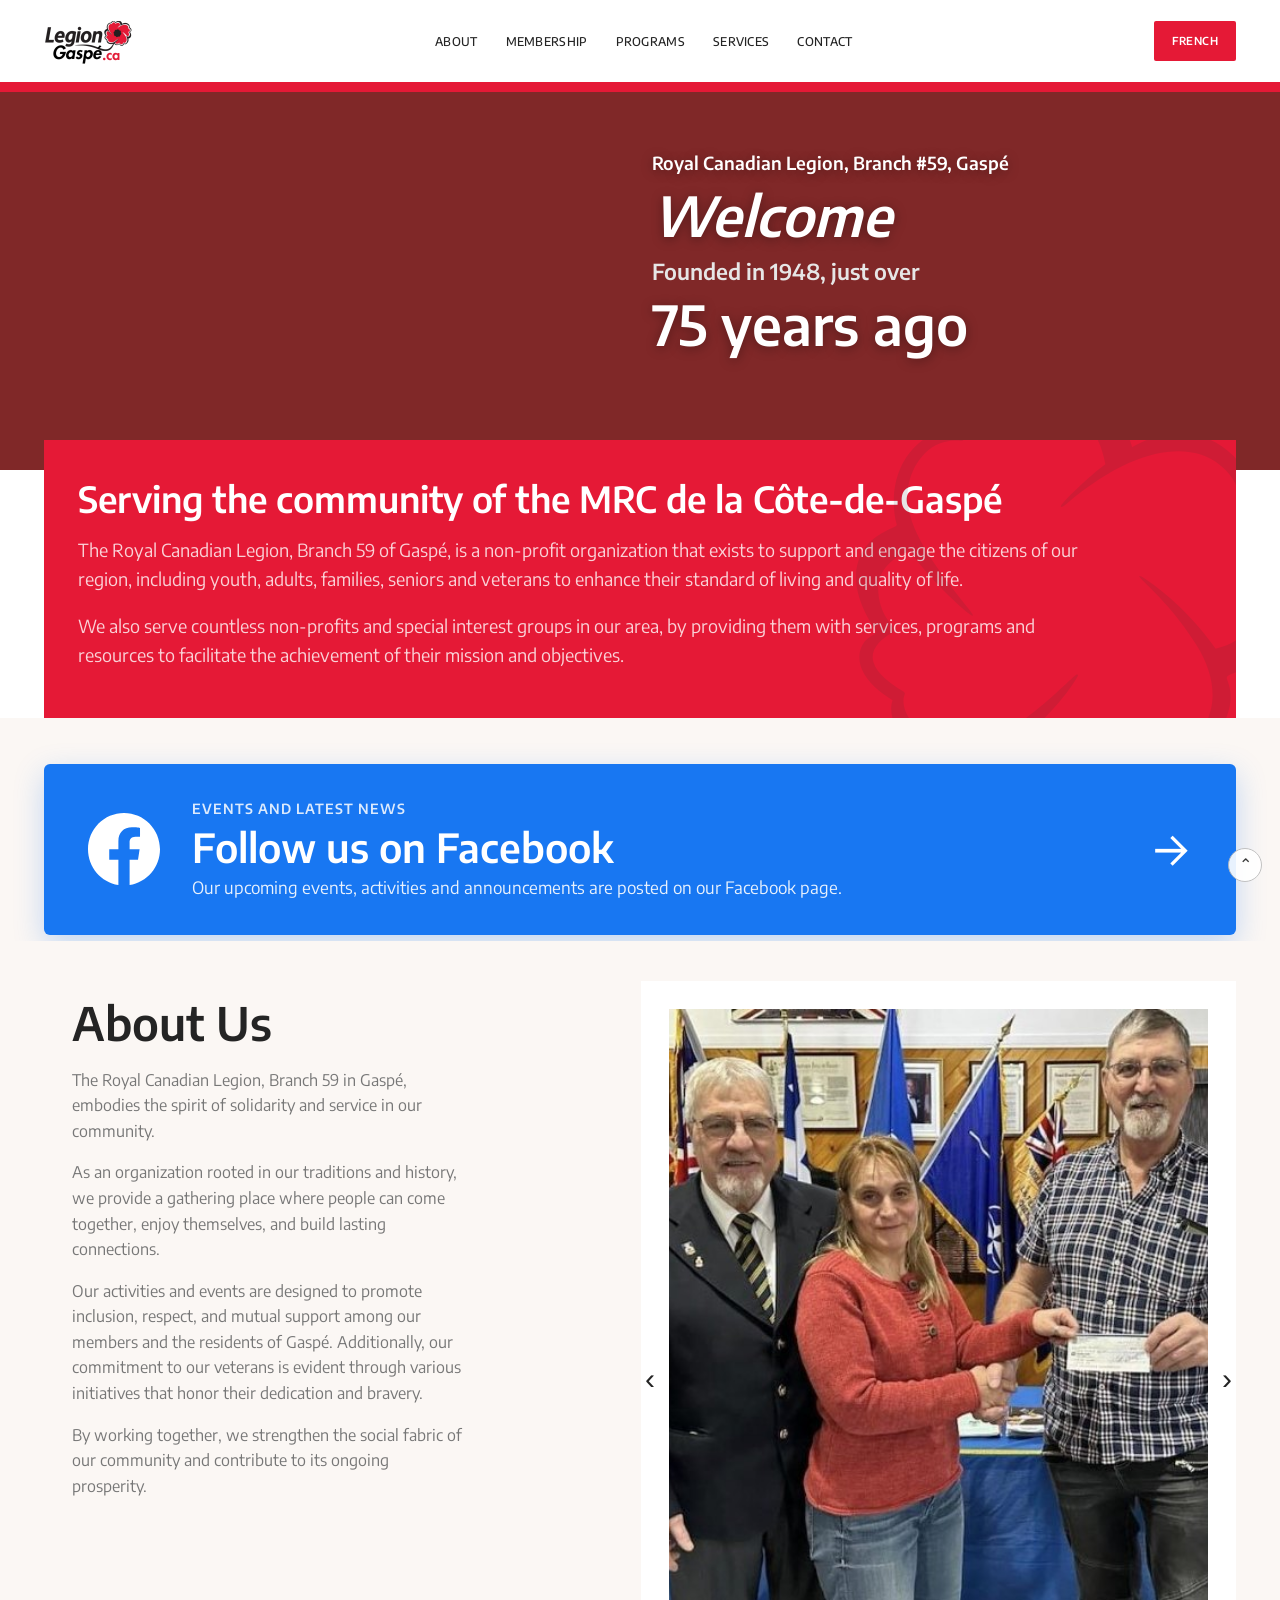
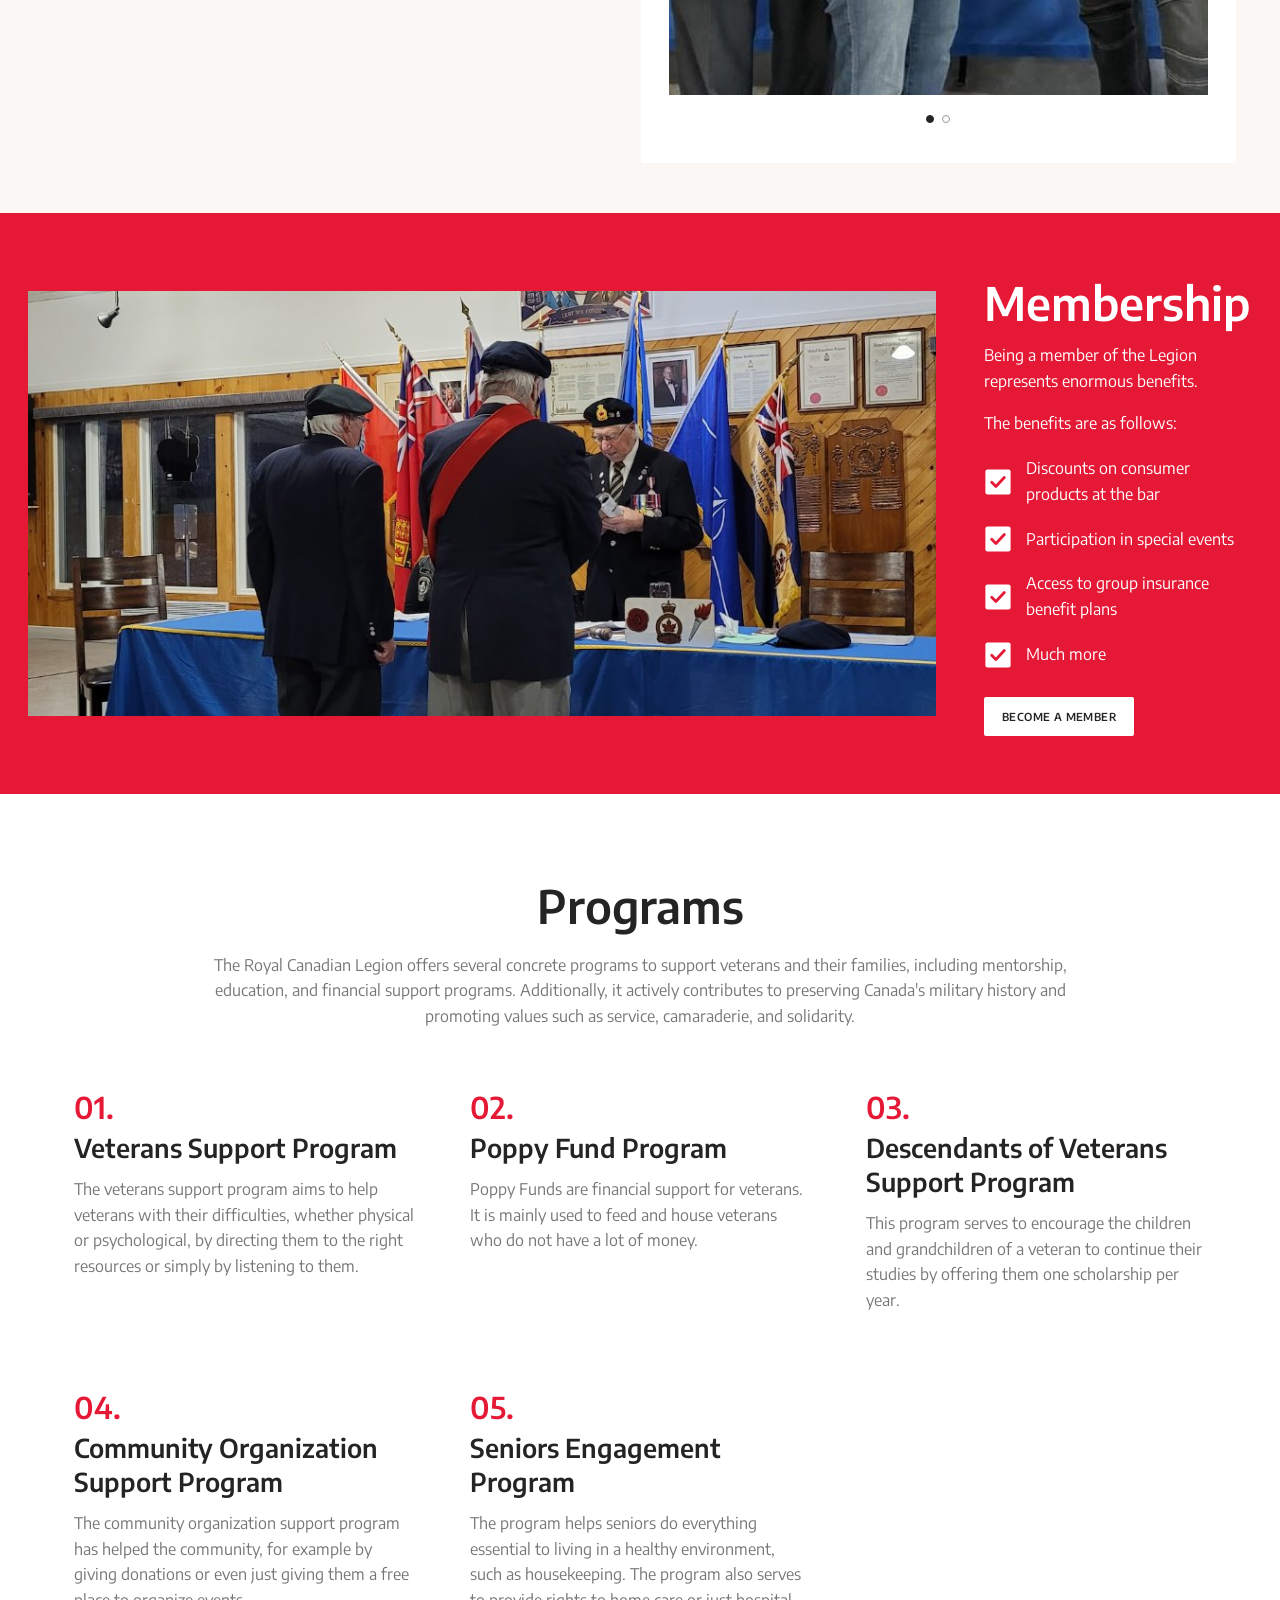
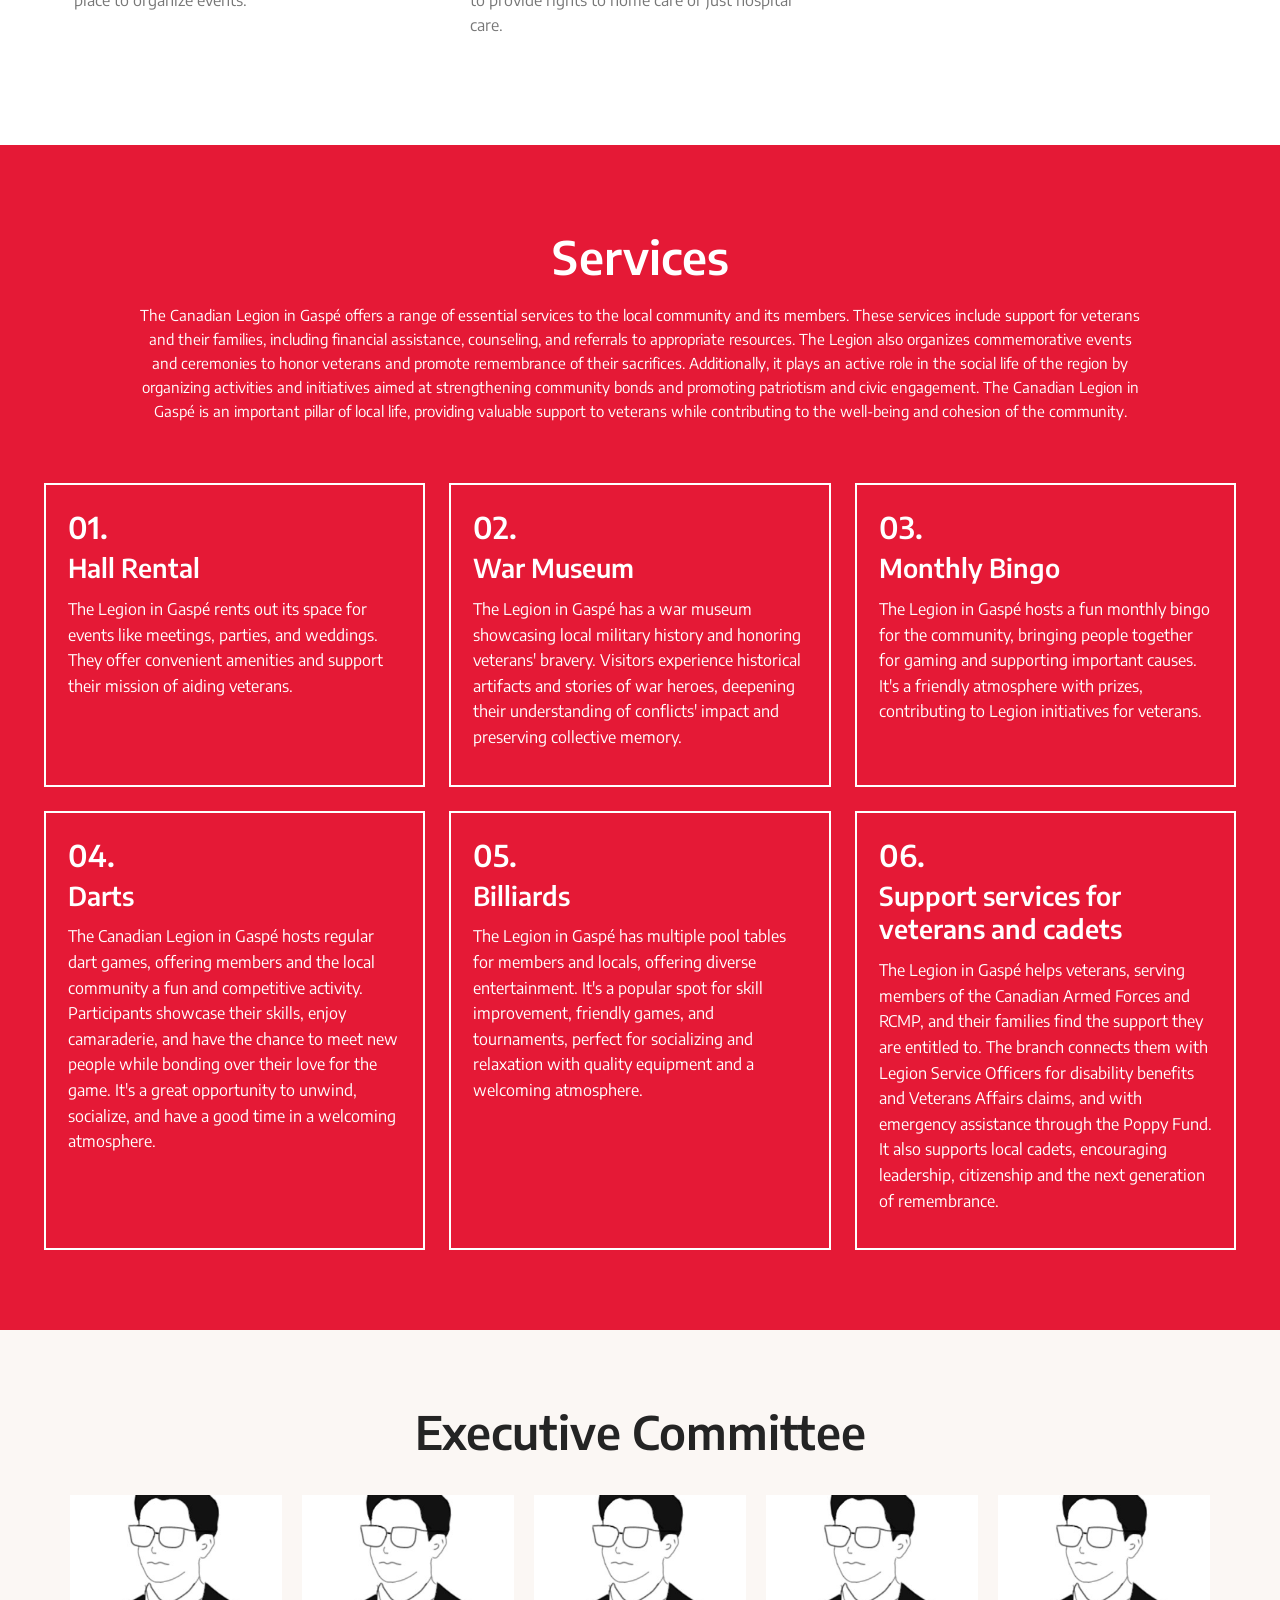
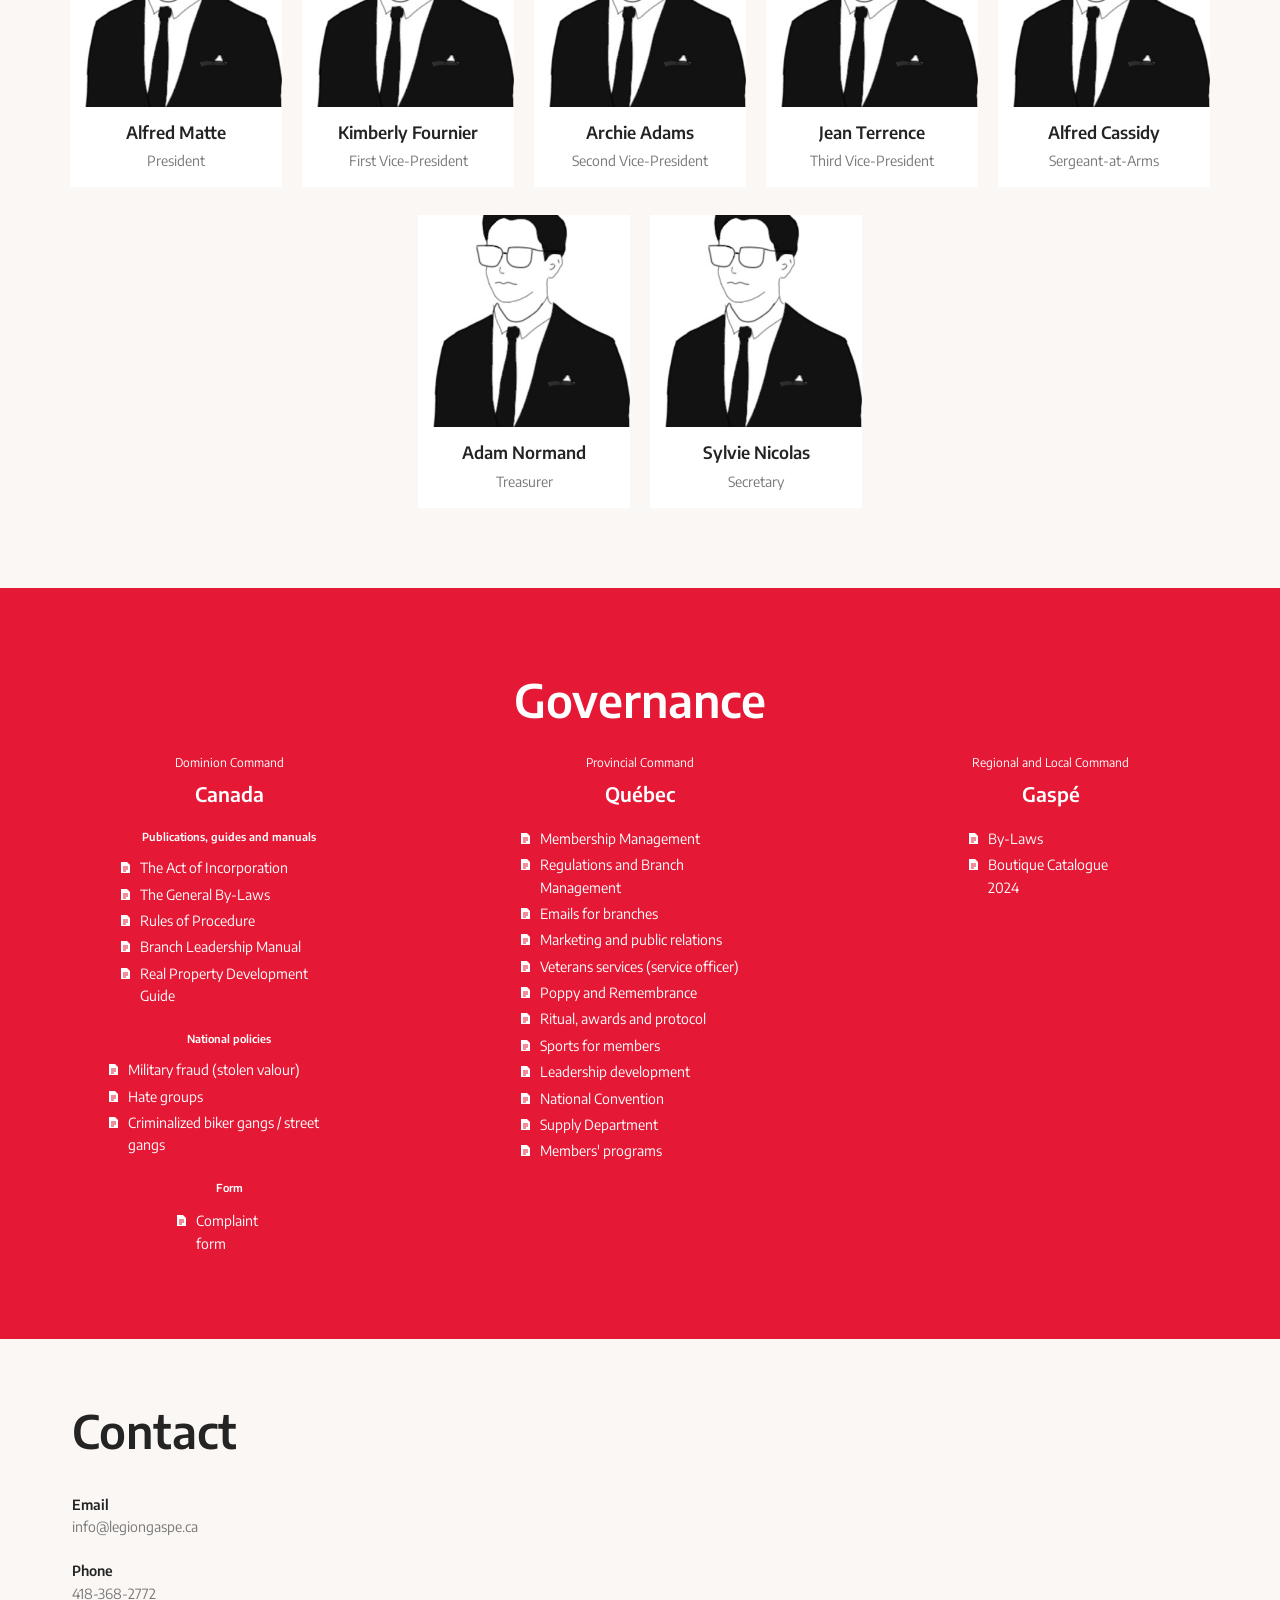
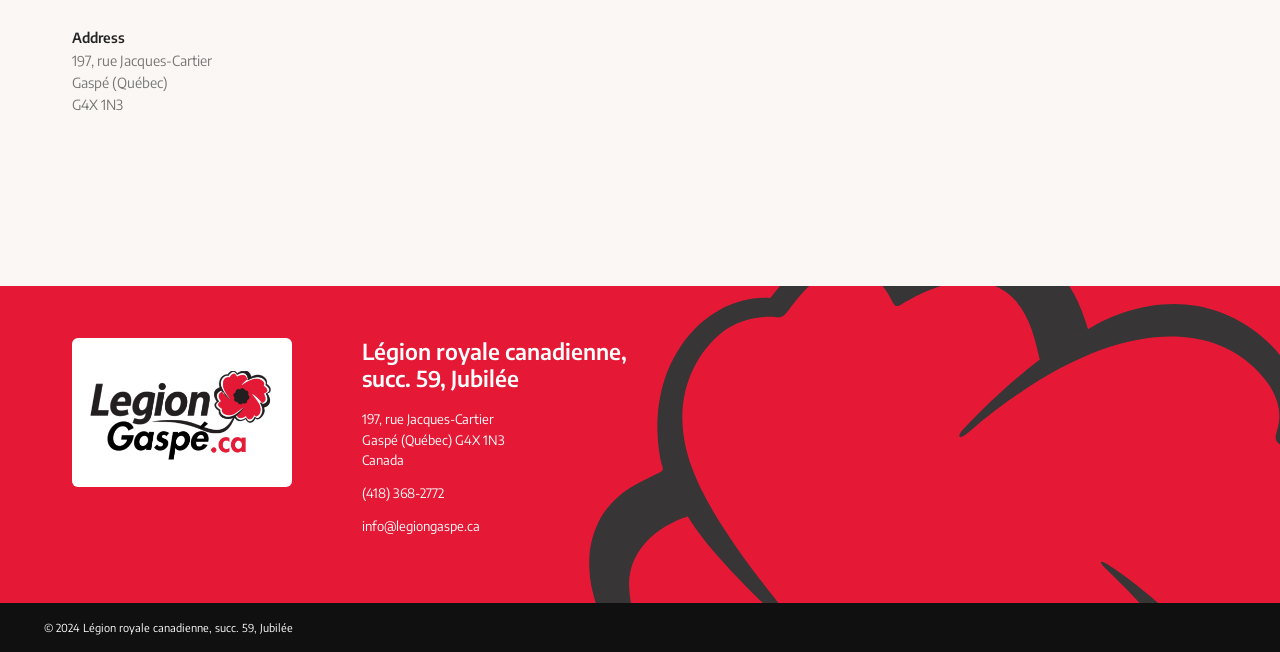
<file: index.html>
<!doctype html>
<html lang="en-CA">
<head>
<meta charset="utf-8">
<meta name="viewport" content="width=device-width, initial-scale=1">
<title>Royal Canadian Legion, Branch 59, Gaspé</title>
<meta name="description" content="The Royal Canadian Legion, Branch 59 in Gaspé: supporting veterans, families and the community of the MRC de la Côte-de-Gaspé since 1948.">
<link rel="alternate" hreflang="fr" href="francais/">
<link rel="icon" href="favicon.svg" type="image/svg+xml">
<link rel="preconnect" href="https://fonts.googleapis.com">
<link rel="preconnect" href="https://fonts.gstatic.com" crossorigin>
<link href="https://fonts.googleapis.com/css2?family=Encode+Sans:ital,wght@0,400;0,500;0,600;1,600&amp;display=swap" rel="stylesheet">
<link rel="stylesheet" href="assets/site.css">
</head>
<body>
<header class="site-header">
  <div class="wrap">
    <a class="brand" href="#top" aria-label="Royal Canadian Legion, Branch 59, Gaspé"><img src="assets/logo.png" alt="Legion Gaspé" width="360" height="240"></a>
    <nav aria-label="Menu">
      <button class="menu-toggle" aria-expanded="false" aria-controls="nav" aria-label="Menu"><span></span><span></span><span></span></button>
      <ul class="nav" id="nav">
        <li><a href="#about">About</a></li>
        <li><a href="#membership">Membership</a></li>
        <li><a href="#programs">Programs</a></li>
        <li><a href="#services">Services</a></li>
        <li><a href="#contact">Contact</a></li>
      </ul>
    </nav>
    <a class="btn header-cta" href="francais/" hreflang="fr" lang="fr">French</a>
  </div>
</header>

<main id="top">
<section class="hero" aria-label="Welcome">
  <iframe src="https://www.youtube-nocookie.com/embed/n4W3IsTCSDo?autoplay=1&amp;mute=1&amp;loop=1&amp;playlist=n4W3IsTCSDo&amp;controls=0&amp;playsinline=1&amp;rel=0&amp;modestbranding=1" title="" aria-hidden="true" tabindex="-1" allow="autoplay; encrypted-media" loading="lazy"></iframe>
  <div class="wrap">
    <div class="hero-text">
      <p class="kicker">Royal Canadian Legion, Branch #59, Gaspé</p>
      <h1 class="big it">Welcome</h1>
      <p class="mid">Founded in 1948, just over</p>
      <p class="big">75 years ago</p>
    </div>
  </div>
</section>

<section class="intro">
  <div class="wrap card">
    <h2>Serving the community of the MRC de la Côte-de-Gaspé</h2>
    <p>The Royal Canadian Legion, Branch 59 of Gaspé, is a non-profit organization that exists to support and engage the citizens of our region, including youth, adults, families, seniors and veterans to enhance their standard of living and quality of life.</p><p>We also serve countless non-profits and special interest groups in our area, by providing them with services, programs and resources to facilitate the achievement of their mission and objectives.</p>
  </div>
</section>

<section class="fb" id="events">
  <div class="wrap">
    <a class="fb-btn" href="https://www.facebook.com/legiongaspe" target="_blank" rel="noopener">
      <svg viewBox="0 0 24 24" width="64" height="64" aria-hidden="true"><path fill="currentColor" d="M24 12.07C24 5.4 18.63 0 12 0S0 5.4 0 12.07C0 18.1 4.39 23.1 10.13 24v-8.44H7.08v-3.49h3.05V9.41c0-3.02 1.79-4.69 4.53-4.69 1.31 0 2.68.24 2.68.24v2.97h-1.51c-1.49 0-1.96.93-1.96 1.89v2.25h3.33l-.53 3.49h-2.8V24C19.61 23.1 24 18.1 24 12.07z"/></svg>
      <span class="fb-copy"><span class="fb-kicker">Events and latest news</span><span class="fb-main">Follow us on Facebook</span><span class="fb-text">Our upcoming events, activities and announcements are posted on our Facebook page.</span></span>
      <span class="fb-arrow" aria-hidden="true">&#8594;</span>
    </a>
  </div>
</section>

<section class="about" id="about">
  <div class="wrap">
    <div class="about-text">
      <h2>About Us</h2>
      <p>The Royal Canadian Legion, Branch 59 in Gaspé, embodies the spirit of solidarity and service in our community.</p><p>As an organization rooted in our traditions and history, we provide a gathering place where people can come together, enjoy themselves, and build lasting connections.</p><p>Our activities and events are designed to promote inclusion, respect, and mutual support among our members and the residents of Gaspé. Additionally, our commitment to our veterans is evident through various initiatives that honor their dedication and bravery.</p><p>By working together, we strengthen the social fabric of our community and contribute to its ongoing prosperity.</p>
    </div>
    <div class="slider">
      <div class="slides">
        <img class="on" src="assets/about-1.jpg" alt="Branch members presenting a cheque at the Legion hall" width="600" height="606">
        <img src="assets/about-2.jpg" alt="Darts tournament winners at the Legion hall" width="480" height="854" loading="lazy">
      </div>
      <button class="arrow prev" aria-label="Previous image">&#8249;</button>
      <button class="arrow next" aria-label="Next image">&#8250;</button>
      <div class="dots"><button class="on" aria-label="Image 1"></button><button aria-label="Image 2"></button></div>
    </div>
  </div>
</section>

<section class="membership on-red" id="membership">
  <div class="inner">
    <img src="assets/membership.jpg" alt="Legion members at a ceremony in the branch hall" width="960" height="449" loading="lazy">
    <div>
      <h2>Membership</h2>
      <p>Being a member of the Legion represents enormous benefits.</p><p>The benefits are as follows:</p>
      <ul class="checks">
          <li><img src="assets/check.svg" alt="" width="28" height="28">Discounts on consumer products at the bar</li>
          <li><img src="assets/check.svg" alt="" width="28" height="28">Participation in special events</li>
          <li><img src="assets/check.svg" alt="" width="28" height="28">Access to group insurance benefit plans</li>
          <li><img src="assets/check.svg" alt="" width="28" height="28">Much more</li>
      </ul>
      <a class="btn btn-white" href="https://portal.legion.ca/join" target="_blank" rel="noopener">Become a member</a>
    </div>
  </div>
</section>

<section class="programs" id="programs">
  <div class="wrap">
    <h2 class="sec-title">Programs</h2>
    <p class="lead">The Royal Canadian Legion offers several concrete programs to support veterans and their families, including mentorship, education, and financial support programs. Additionally, it actively contributes to preserving Canada&#x27;s military history and promoting values such as service, camaraderie, and solidarity.</p>
    <div class="grid3">
      <div class="item"><span class="num">01.</span><h3>Veterans Support Program</h3><p>The veterans support program aims to help veterans with their difficulties, whether physical or psychological, by directing them to the right resources or simply by listening to them.</p></div>
      <div class="item"><span class="num">02.</span><h3>Poppy Fund Program</h3><p>Poppy Funds are financial support for veterans. It is mainly used to feed and house veterans who do not have a lot of money.</p></div>
      <div class="item"><span class="num">03.</span><h3>Descendants of Veterans Support Program</h3><p>This program serves to encourage the children and grandchildren of a veteran to continue their studies by offering them one scholarship per year.</p></div>
      <div class="item"><span class="num">04.</span><h3>Community Organization Support Program</h3><p>The community organization support program has helped the community, for example by giving donations or even just giving them a free place to organize events.</p></div>
      <div class="item"><span class="num">05.</span><h3>Seniors Engagement Program</h3><p>The program helps seniors do everything essential to living in a healthy environment, such as housekeeping. The program also serves to provide rights to home care or just hospital care.</p></div>
    </div>
  </div>
</section>

<section class="services on-red" id="services">
  <div class="wrap">
    <h2 class="sec-title">Services</h2>
    <p class="lead">The Canadian Legion in Gaspé offers a range of essential services to the local community and its members. These services include support for veterans and their families, including financial assistance, counseling, and referrals to appropriate resources. The Legion also organizes commemorative events and ceremonies to honor veterans and promote remembrance of their sacrifices. Additionally, it plays an active role in the social life of the region by organizing activities and initiatives aimed at strengthening community bonds and promoting patriotism and civic engagement. The Canadian Legion in Gaspé is an important pillar of local life, providing valuable support to veterans while contributing to the well-being and cohesion of the community.</p>
    <div class="grid3">
      <div class="item"><span class="num">01.</span><h3>Hall Rental</h3><p>The Legion in Gaspé rents out its space for events like meetings, parties, and weddings. They offer convenient amenities and support their mission of aiding veterans.</p></div>
      <div class="item"><span class="num">02.</span><h3>War Museum</h3><p>The Legion in Gaspé has a war museum showcasing local military history and honoring veterans&#x27; bravery. Visitors experience historical artifacts and stories of war heroes, deepening their understanding of conflicts&#x27; impact and preserving collective memory.</p></div>
      <div class="item"><span class="num">03.</span><h3>Monthly Bingo</h3><p>The Legion in Gaspé hosts a fun monthly bingo for the community, bringing people together for gaming and supporting important causes. It&#x27;s a friendly atmosphere with prizes, contributing to Legion initiatives for veterans.</p></div>
      <div class="item"><span class="num">04.</span><h3>Darts</h3><p>The Canadian Legion in Gaspé hosts regular dart games, offering members and the local community a fun and competitive activity. Participants showcase their skills, enjoy camaraderie, and have the chance to meet new people while bonding over their love for the game. It&#x27;s a great opportunity to unwind, socialize, and have a good time in a welcoming atmosphere.</p></div>
      <div class="item"><span class="num">05.</span><h3>Billiards</h3><p>The Legion in Gaspé has multiple pool tables for members and locals, offering diverse entertainment. It&#x27;s a popular spot for skill improvement, friendly games, and tournaments, perfect for socializing and relaxation with quality equipment and a welcoming atmosphere.</p></div>
      <div class="item"><span class="num">06.</span><h3>Support services for veterans and cadets</h3><p>The Legion in Gaspé helps veterans, serving members of the Canadian Armed Forces and RCMP, and their families find the support they are entitled to. The branch connects them with Legion Service Officers for disability benefits and Veterans Affairs claims, and with emergency assistance through the Poppy Fund. It also supports local cadets, encouraging leadership, citizenship and the next generation of remembrance.</p></div>
    </div>
  </div>
</section>

<section class="executive" id="executive">
  <div class="wrap">
    <h2 class="sec-title">Executive Committee</h2>
    <div class="execs">
      <div class="exec"><img src="assets/executive.jpg" alt="" width="421" height="540" loading="lazy"><h3>Alfred Matte</h3><span>President</span></div>
      <div class="exec"><img src="assets/executive.jpg" alt="" width="421" height="540" loading="lazy"><h3>Kimberly Fournier</h3><span>First Vice-President</span></div>
      <div class="exec"><img src="assets/executive.jpg" alt="" width="421" height="540" loading="lazy"><h3>Archie Adams</h3><span>Second Vice-President</span></div>
      <div class="exec"><img src="assets/executive.jpg" alt="" width="421" height="540" loading="lazy"><h3>Jean Terrence</h3><span>Third Vice-President</span></div>
      <div class="exec"><img src="assets/executive.jpg" alt="" width="421" height="540" loading="lazy"><h3>Alfred Cassidy</h3><span>Sergeant-at-Arms</span></div>
      <div class="exec"><img src="assets/executive.jpg" alt="" width="421" height="540" loading="lazy"><h3>Adam Normand</h3><span>Treasurer</span></div>
      <div class="exec"><img src="assets/executive.jpg" alt="" width="421" height="540" loading="lazy"><h3>Sylvie Nicolas</h3><span>Secretary</span></div>
    </div>
  </div>
</section>

<section class="governance on-red" id="governance">
  <div class="wrap">
    <h2 class="sec-title">Governance</h2>
    <div class="gov">
      <div>
        <span class="label">Dominion Command</span><h3>Canada</h3>
        <h4>Publications, guides and manuals</h4>
        <ul>
          <li><a href="https://portal.legion.ca/docs/default-source/branch-and-command-resources/bylaws-and-procedures/act-to-incorporate_fr.pdf" target="_blank" rel="noopener">The Act of Incorporation</a></li>
          <li><a href="https://portal.legion.ca/docs/default-source/branch-and-command-resources/bylaws-and-procedures/bylaws_f.pdf" target="_blank" rel="noopener">The General By-Laws</a></li>
          <li><a href="https://portal.legion.ca/docs/default-source/branch-and-command-resources/bylaws-and-procedures/procedures-01-22-fr.pdf" target="_blank" rel="noopener">Rules of Procedure</a></li>
          <li><a href="https://portal.legion.ca/docs/default-source/branch-and-command-resources/bylaws-and-procedures/branchleadership_f.pdf" target="_blank" rel="noopener">Branch Leadership Manual</a></li>
          <li><a href="https://portal.legion.ca/docs/default-source/branch-and-command-resources/bylaws-and-procedures/realproperty_f.pdf" target="_blank" rel="noopener">Real Property Development Guide</a></li>
        </ul>
        <h4>National policies</h4>
        <ul>
          <li><a href="https://portal.legion.ca/docs/default-source/branch-and-command-resources/bylaws-and-procedures/legion-policy_stolen-valour_bil.pdf" target="_blank" rel="noopener">Military fraud (stolen valour)</a></li>
          <li><a href="https://portal.legion.ca/docs/default-source/branch-and-command-resources/bylaws-and-procedures/policy_hate-groups.pdf" target="_blank" rel="noopener">Hate groups</a></li>
          <li><a href="https://portal.legion.ca/docs/default-source/branch-and-command-resources/bylaws-and-procedures/44-1-omg-colour-policy_f.pdf" target="_blank" rel="noopener">Criminalized biker gangs / street gangs</a></li>
        </ul>
        <h4>Form</h4>
        <ul>
          <li><a href="https://portal.legion.ca/fr/Ressources%E2%80%93Directions-Filiales/reglements-et-gestion-de-filiale" target="_blank" rel="noopener">Complaint form</a></li>
        </ul>
      </div>
      <div>
        <span class="label">Provincial Command</span><h3>Québec</h3>
        <ul>
          <li><a href="https://portal.legion.ca/fr/Ressources%E2%80%93Directions-Filiales/adhesion" target="_blank" rel="noopener">Membership Management</a></li>
          <li><a href="https://portal.legion.ca/fr/Ressources%E2%80%93Directions-Filiales/reglements-et-gestion-de-filiale" target="_blank" rel="noopener">Regulations and Branch Management</a></li>
          <li><a href="https://portal.legion.ca/fr/Ressources%E2%80%93Directions-Filiales/courriels-a-l-intention-des-filiales" target="_blank" rel="noopener">Emails for branches</a></li>
          <li><a href="https://portal.legion.ca/fr/Ressources%E2%80%93Directions-Filiales/ressources-marketing" target="_blank" rel="noopener">Marketing and public relations</a></li>
          <li><a href="https://portal.legion.ca/fr/Ressources%E2%80%93Directions-Filiales/services-aux-veterans" target="_blank" rel="noopener">Veterans services (service officer)</a></li>
          <li><a href="https://portal.legion.ca/fr/Ressources%E2%80%93Directions-Filiales/coquelicot-et-souvenir" target="_blank" rel="noopener">Poppy and Remembrance</a></li>
          <li><a href="https://portal.legion.ca/fr/Ressources%E2%80%93Directions-Filiales/Rituel-Recompenses" target="_blank" rel="noopener">Ritual, awards and protocol</a></li>
          <li><a href="https://portal.legion.ca/fr/Ressources%E2%80%93Directions-Filiales/sports-pour-membres" target="_blank" rel="noopener">Sports for members</a></li>
          <li><a href="https://portal.legion.ca/fr/Ressources%E2%80%93Directions-Filiales/perfectionnement-en-leadership" target="_blank" rel="noopener">Leadership development</a></li>
          <li><a href="https://portal.legion.ca/fr/Ressources%E2%80%93Directions-Filiales/congr%C3%A8s-national" target="_blank" rel="noopener">National Convention</a></li>
          <li><a href="https://portal.legion.ca/fr/Ressources%E2%80%93Directions-Filiales/departement-d-approvisionnement" target="_blank" rel="noopener">Supply Department</a></li>
          <li><a href="https://portal.legion.ca/fr/programmes-des-membres" target="_blank" rel="noopener">Members&#x27; programs</a></li>
        </ul>
      </div>
      <div>
        <span class="label">Regional and Local Command</span><h3>Gaspé</h3>
        <ul>
          <li><a href="https://drive.google.com/file/d/1bBctZ7zup7xiVicjZaNbUfQUjpvXjLvm/view" target="_blank" rel="noopener">By-Laws</a></li>
          <li><a href="https://portal.legion.ca/docs/default-source/branch-and-command-resources/supply/catalogue_e.pdf" target="_blank" rel="noopener">Boutique Catalogue 2024</a></li>
        </ul>
      </div>
    </div>
  </div>
</section>

<section class="contact" id="contact">
  <div class="wrap">
    <div class="info">
      <h2>Contact</h2>
      <dl>
        <dt>Email</dt><dd><a href="mailto:info@legiongaspe.ca">info@legiongaspe.ca</a></dd>
        <dt>Phone</dt><dd><a href="tel:+14183682772">418-368-2772</a></dd>
        <dt>Address</dt><dd>197, rue Jacques-Cartier<br>Gaspé (Québec)<br>G4X 1N3</dd>
      </dl>
    </div>
    <iframe class="map" src="https://maps.google.com/maps?q=L%C3%A9gion+royale+canadienne+197+rue+Jacques-Cartier+Gasp%C3%A9+QC+G4X+1N3&amp;z=15&amp;output=embed" title="Map: 197 rue Jacques-Cartier, Gaspé" loading="lazy" referrerpolicy="no-referrer-when-downgrade"></iframe>
  </div>
</section>
</main>

<footer class="site-footer">
  <div class="wrap">
    <img class="flogo" src="assets/logo.png" alt="Legion Gaspé" width="360" height="240" loading="lazy">
    <div>
      <h2>Légion royale canadienne,<br>succ. 59, Jubilée</h2>
      <p>197, rue Jacques-Cartier<br>Gaspé (Québec) G4X 1N3<br>Canada</p>
      <p><a href="tel:+14183682772">(418) 368-2772</a></p>
      <p><a href="mailto:info@legiongaspe.ca">info@legiongaspe.ca</a></p>
    </div>
  </div>
  <div class="bottom"><div class="wrap">© 2024 Légion royale canadienne, succ. 59, Jubilée</div></div>
</footer>
<a class="totop" href="#top" aria-label="Back to top">&#8963;</a>
<script src="assets/site.js" defer></script>
</body>
</html>
</file>
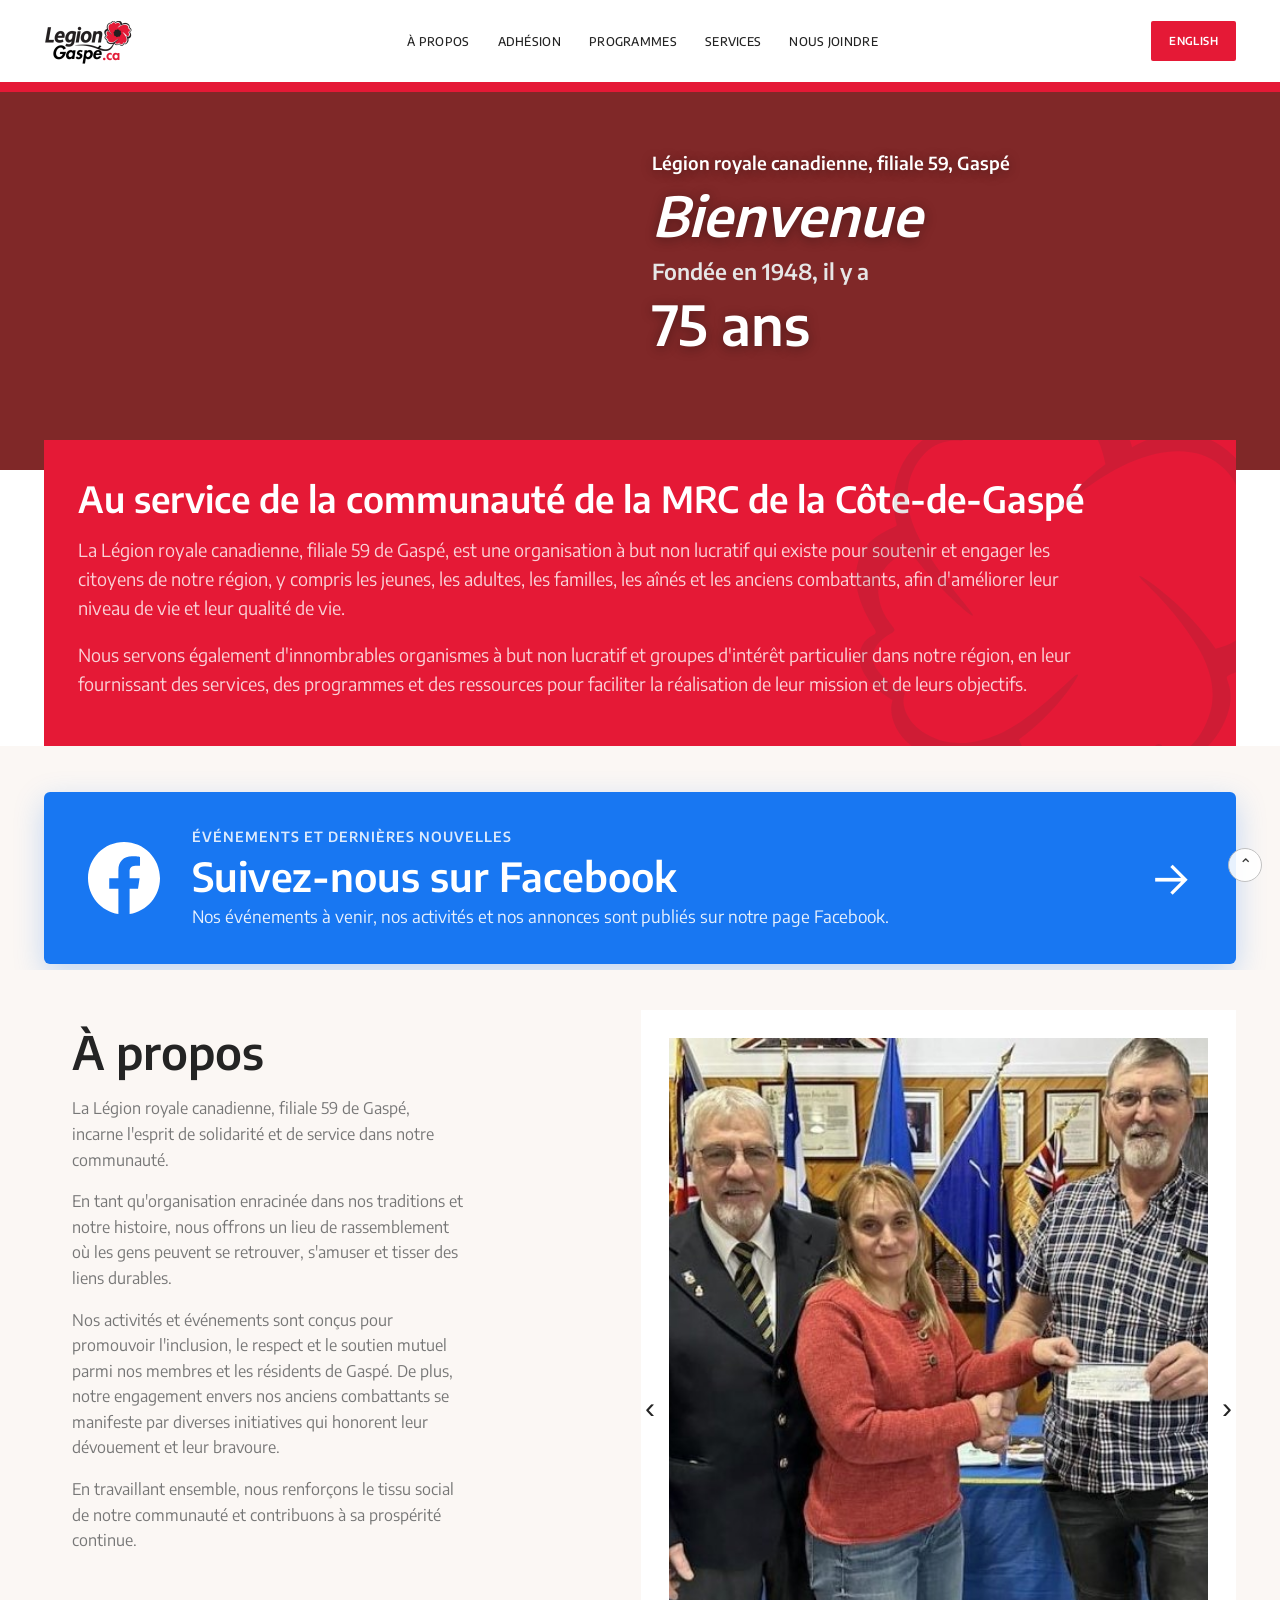
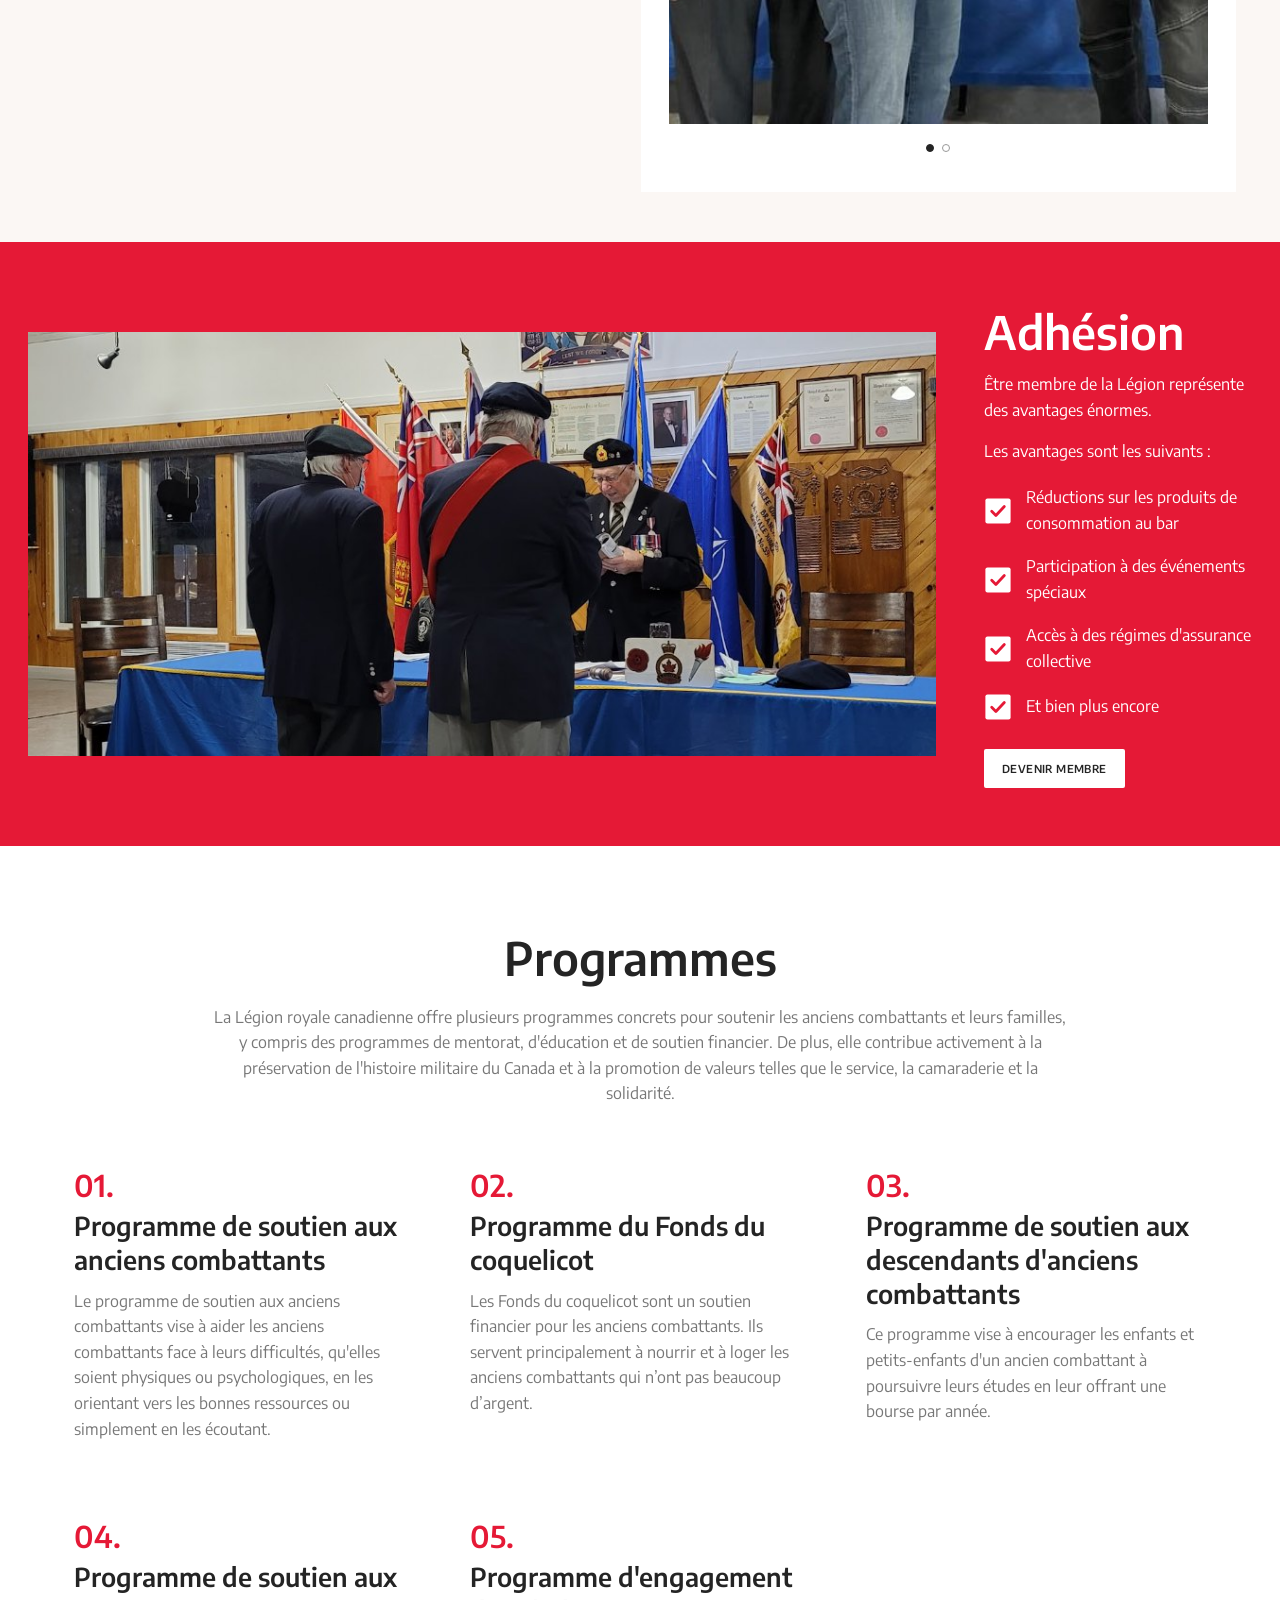
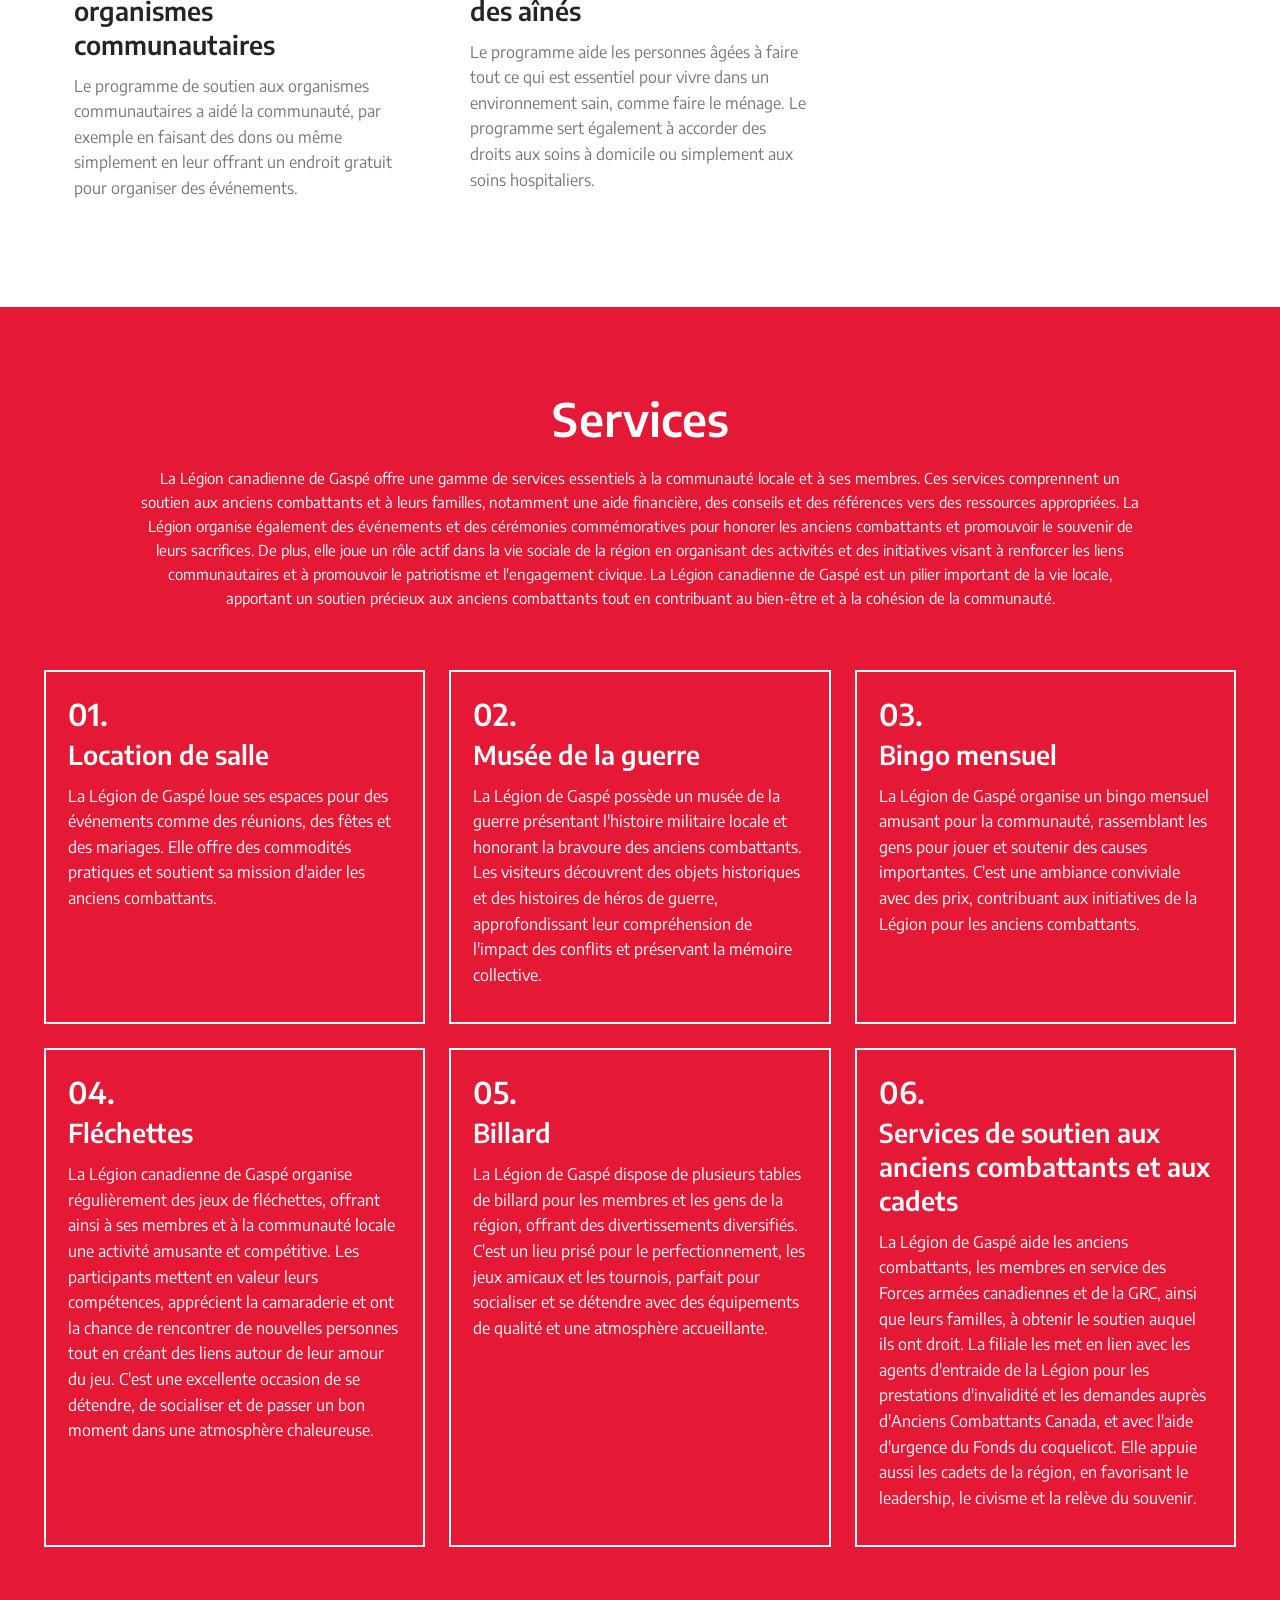
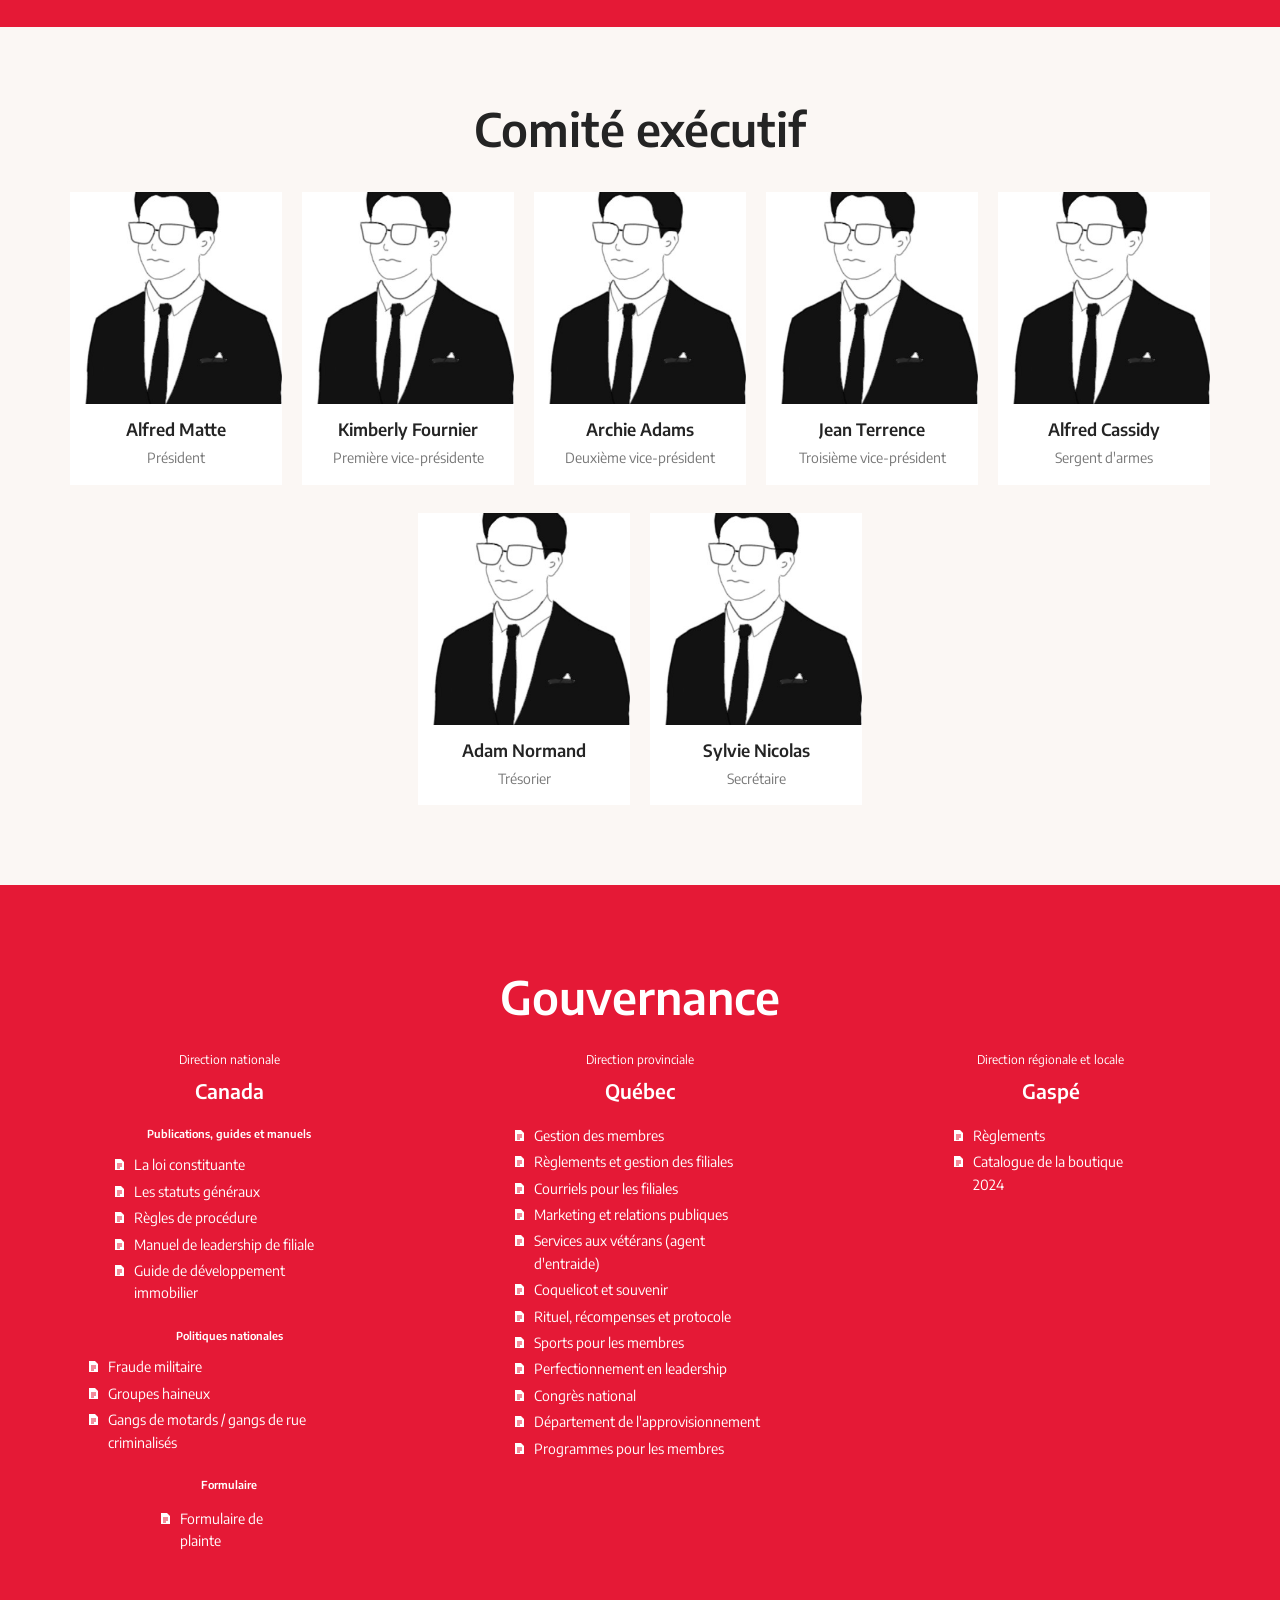
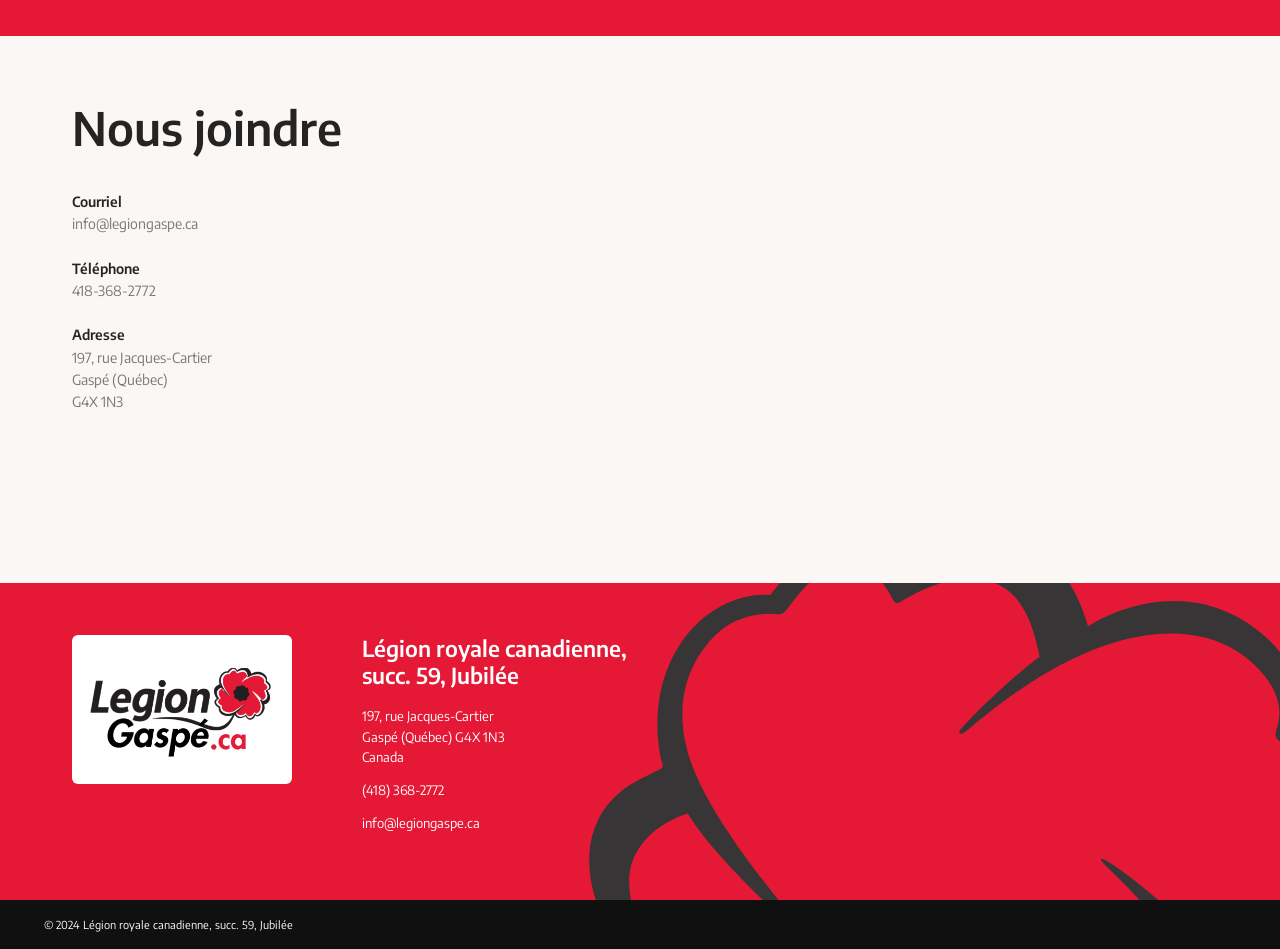
<file: francais/index.html>
<!doctype html>
<html lang="fr-CA">
<head>
<meta charset="utf-8">
<meta name="viewport" content="width=device-width, initial-scale=1">
<title>Légion royale canadienne, filiale 59, Gaspé</title>
<meta name="description" content="La Légion royale canadienne, filiale 59 de Gaspé : au service des anciens combattants, des familles et de la communauté de la MRC de la Côte-de-Gaspé depuis 1948.">
<link rel="alternate" hreflang="en" href="../">
<link rel="icon" href="../favicon.svg" type="image/svg+xml">
<link rel="preconnect" href="https://fonts.googleapis.com">
<link rel="preconnect" href="https://fonts.gstatic.com" crossorigin>
<link href="https://fonts.googleapis.com/css2?family=Encode+Sans:ital,wght@0,400;0,500;0,600;1,600&amp;display=swap" rel="stylesheet">
<link rel="stylesheet" href="../assets/site.css">
</head>
<body>
<header class="site-header">
  <div class="wrap">
    <a class="brand" href="#top" aria-label="Légion royale canadienne, filiale 59, Gaspé"><img src="../assets/logo.png" alt="Legion Gaspé" width="360" height="240"></a>
    <nav aria-label="Menu">
      <button class="menu-toggle" aria-expanded="false" aria-controls="nav" aria-label="Menu"><span></span><span></span><span></span></button>
      <ul class="nav" id="nav">
        <li><a href="#about">À propos</a></li>
        <li><a href="#membership">Adhésion</a></li>
        <li><a href="#programs">Programmes</a></li>
        <li><a href="#services">Services</a></li>
        <li><a href="#contact">Nous joindre</a></li>
      </ul>
    </nav>
    <a class="btn header-cta" href="../" hreflang="en" lang="en">English</a>
  </div>
</header>

<main id="top">
<section class="hero" aria-label="Bienvenue">
  <iframe src="https://www.youtube-nocookie.com/embed/n4W3IsTCSDo?autoplay=1&amp;mute=1&amp;loop=1&amp;playlist=n4W3IsTCSDo&amp;controls=0&amp;playsinline=1&amp;rel=0&amp;modestbranding=1" title="" aria-hidden="true" tabindex="-1" allow="autoplay; encrypted-media" loading="lazy"></iframe>
  <div class="wrap">
    <div class="hero-text">
      <p class="kicker">Légion royale canadienne, filiale 59, Gaspé</p>
      <h1 class="big it">Bienvenue</h1>
      <p class="mid">Fondée en 1948, il y a</p>
      <p class="big">75 ans</p>
    </div>
  </div>
</section>

<section class="intro">
  <div class="wrap card">
    <h2>Au service de la communauté de la MRC de la Côte-de-Gaspé</h2>
    <p>La Légion royale canadienne, filiale 59 de Gaspé, est une organisation à but non lucratif qui existe pour soutenir et engager les citoyens de notre région, y compris les jeunes, les adultes, les familles, les aînés et les anciens combattants, afin d&#x27;améliorer leur niveau de vie et leur qualité de vie.</p><p>Nous servons également d&#x27;innombrables organismes à but non lucratif et groupes d&#x27;intérêt particulier dans notre région, en leur fournissant des services, des programmes et des ressources pour faciliter la réalisation de leur mission et de leurs objectifs.</p>
  </div>
</section>

<section class="fb" id="events">
  <div class="wrap">
    <a class="fb-btn" href="https://www.facebook.com/legiongaspe" target="_blank" rel="noopener">
      <svg viewBox="0 0 24 24" width="64" height="64" aria-hidden="true"><path fill="currentColor" d="M24 12.07C24 5.4 18.63 0 12 0S0 5.4 0 12.07C0 18.1 4.39 23.1 10.13 24v-8.44H7.08v-3.49h3.05V9.41c0-3.02 1.79-4.69 4.53-4.69 1.31 0 2.68.24 2.68.24v2.97h-1.51c-1.49 0-1.96.93-1.96 1.89v2.25h3.33l-.53 3.49h-2.8V24C19.61 23.1 24 18.1 24 12.07z"/></svg>
      <span class="fb-copy"><span class="fb-kicker">Événements et dernières nouvelles</span><span class="fb-main">Suivez-nous sur Facebook</span><span class="fb-text">Nos événements à venir, nos activités et nos annonces sont publiés sur notre page Facebook.</span></span>
      <span class="fb-arrow" aria-hidden="true">&#8594;</span>
    </a>
  </div>
</section>

<section class="about" id="about">
  <div class="wrap">
    <div class="about-text">
      <h2>À propos</h2>
      <p>La Légion royale canadienne, filiale 59 de Gaspé, incarne l&#x27;esprit de solidarité et de service dans notre communauté.</p><p>En tant qu&#x27;organisation enracinée dans nos traditions et notre histoire, nous offrons un lieu de rassemblement où les gens peuvent se retrouver, s&#x27;amuser et tisser des liens durables.</p><p>Nos activités et événements sont conçus pour promouvoir l&#x27;inclusion, le respect et le soutien mutuel parmi nos membres et les résidents de Gaspé. De plus, notre engagement envers nos anciens combattants se manifeste par diverses initiatives qui honorent leur dévouement et leur bravoure.</p><p>En travaillant ensemble, nous renforçons le tissu social de notre communauté et contribuons à sa prospérité continue.</p>
    </div>
    <div class="slider">
      <div class="slides">
        <img class="on" src="../assets/about-1.jpg" alt="Remise d&#x27;un chèque par des membres de la filiale, à la salle de la Légion" width="600" height="606">
        <img src="../assets/about-2.jpg" alt="Gagnants du tournoi de fléchettes à la salle de la Légion" width="480" height="854" loading="lazy">
      </div>
      <button class="arrow prev" aria-label="Image précédente">&#8249;</button>
      <button class="arrow next" aria-label="Image suivante">&#8250;</button>
      <div class="dots"><button class="on" aria-label="Image 1"></button><button aria-label="Image 2"></button></div>
    </div>
  </div>
</section>

<section class="membership on-red" id="membership">
  <div class="inner">
    <img src="../assets/membership.jpg" alt="Membres de la Légion lors d’une cérémonie à la salle de la filiale" width="960" height="449" loading="lazy">
    <div>
      <h2>Adhésion</h2>
      <p>Être membre de la Légion représente des avantages énormes.</p><p>Les avantages sont les suivants :</p>
      <ul class="checks">
          <li><img src="../assets/check.svg" alt="" width="28" height="28">Réductions sur les produits de consommation au bar</li>
          <li><img src="../assets/check.svg" alt="" width="28" height="28">Participation à des événements spéciaux</li>
          <li><img src="../assets/check.svg" alt="" width="28" height="28">Accès à des régimes d&#x27;assurance collective</li>
          <li><img src="../assets/check.svg" alt="" width="28" height="28">Et bien plus encore</li>
      </ul>
      <a class="btn btn-white" href="https://portal.legion.ca/fr/adherez" target="_blank" rel="noopener">Devenir membre</a>
    </div>
  </div>
</section>

<section class="programs" id="programs">
  <div class="wrap">
    <h2 class="sec-title">Programmes</h2>
    <p class="lead">La Légion royale canadienne offre plusieurs programmes concrets pour soutenir les anciens combattants et leurs familles, y compris des programmes de mentorat, d&#x27;éducation et de soutien financier. De plus, elle contribue activement à la préservation de l&#x27;histoire militaire du Canada et à la promotion de valeurs telles que le service, la camaraderie et la solidarité.</p>
    <div class="grid3">
      <div class="item"><span class="num">01.</span><h3>Programme de soutien aux anciens combattants</h3><p>Le programme de soutien aux anciens combattants vise à aider les anciens combattants face à leurs difficultés, qu&#x27;elles soient physiques ou psychologiques, en les orientant vers les bonnes ressources ou simplement en les écoutant.</p></div>
      <div class="item"><span class="num">02.</span><h3>Programme du Fonds du coquelicot</h3><p>Les Fonds du coquelicot sont un soutien financier pour les anciens combattants. Ils servent principalement à nourrir et à loger les anciens combattants qui n’ont pas beaucoup d’argent.</p></div>
      <div class="item"><span class="num">03.</span><h3>Programme de soutien aux descendants d&#x27;anciens combattants</h3><p>Ce programme vise à encourager les enfants et petits-enfants d&#x27;un ancien combattant à poursuivre leurs études en leur offrant une bourse par année.</p></div>
      <div class="item"><span class="num">04.</span><h3>Programme de soutien aux organismes communautaires</h3><p>Le programme de soutien aux organismes communautaires a aidé la communauté, par exemple en faisant des dons ou même simplement en leur offrant un endroit gratuit pour organiser des événements.</p></div>
      <div class="item"><span class="num">05.</span><h3>Programme d&#x27;engagement des aînés</h3><p>Le programme aide les personnes âgées à faire tout ce qui est essentiel pour vivre dans un environnement sain, comme faire le ménage. Le programme sert également à accorder des droits aux soins à domicile ou simplement aux soins hospitaliers.</p></div>
    </div>
  </div>
</section>

<section class="services on-red" id="services">
  <div class="wrap">
    <h2 class="sec-title">Services</h2>
    <p class="lead">La Légion canadienne de Gaspé offre une gamme de services essentiels à la communauté locale et à ses membres. Ces services comprennent un soutien aux anciens combattants et à leurs familles, notamment une aide financière, des conseils et des références vers des ressources appropriées. La Légion organise également des événements et des cérémonies commémoratives pour honorer les anciens combattants et promouvoir le souvenir de leurs sacrifices. De plus, elle joue un rôle actif dans la vie sociale de la région en organisant des activités et des initiatives visant à renforcer les liens communautaires et à promouvoir le patriotisme et l&#x27;engagement civique. La Légion canadienne de Gaspé est un pilier important de la vie locale, apportant un soutien précieux aux anciens combattants tout en contribuant au bien-être et à la cohésion de la communauté.</p>
    <div class="grid3">
      <div class="item"><span class="num">01.</span><h3>Location de salle</h3><p>La Légion de Gaspé loue ses espaces pour des événements comme des réunions, des fêtes et des mariages. Elle offre des commodités pratiques et soutient sa mission d&#x27;aider les anciens combattants.</p></div>
      <div class="item"><span class="num">02.</span><h3>Musée de la guerre</h3><p>La Légion de Gaspé possède un musée de la guerre présentant l&#x27;histoire militaire locale et honorant la bravoure des anciens combattants. Les visiteurs découvrent des objets historiques et des histoires de héros de guerre, approfondissant leur compréhension de l&#x27;impact des conflits et préservant la mémoire collective.</p></div>
      <div class="item"><span class="num">03.</span><h3>Bingo mensuel</h3><p>La Légion de Gaspé organise un bingo mensuel amusant pour la communauté, rassemblant les gens pour jouer et soutenir des causes importantes. C&#x27;est une ambiance conviviale avec des prix, contribuant aux initiatives de la Légion pour les anciens combattants.</p></div>
      <div class="item"><span class="num">04.</span><h3>Fléchettes</h3><p>La Légion canadienne de Gaspé organise régulièrement des jeux de fléchettes, offrant ainsi à ses membres et à la communauté locale une activité amusante et compétitive. Les participants mettent en valeur leurs compétences, apprécient la camaraderie et ont la chance de rencontrer de nouvelles personnes tout en créant des liens autour de leur amour du jeu. C&#x27;est une excellente occasion de se détendre, de socialiser et de passer un bon moment dans une atmosphère chaleureuse.</p></div>
      <div class="item"><span class="num">05.</span><h3>Billard</h3><p>La Légion de Gaspé dispose de plusieurs tables de billard pour les membres et les gens de la région, offrant des divertissements diversifiés. C&#x27;est un lieu prisé pour le perfectionnement, les jeux amicaux et les tournois, parfait pour socialiser et se détendre avec des équipements de qualité et une atmosphère accueillante.</p></div>
      <div class="item"><span class="num">06.</span><h3>Services de soutien aux anciens combattants et aux cadets</h3><p>La Légion de Gaspé aide les anciens combattants, les membres en service des Forces armées canadiennes et de la GRC, ainsi que leurs familles, à obtenir le soutien auquel ils ont droit. La filiale les met en lien avec les agents d&#x27;entraide de la Légion pour les prestations d&#x27;invalidité et les demandes auprès d&#x27;Anciens Combattants Canada, et avec l&#x27;aide d&#x27;urgence du Fonds du coquelicot. Elle appuie aussi les cadets de la région, en favorisant le leadership, le civisme et la relève du souvenir.</p></div>
    </div>
  </div>
</section>

<section class="executive" id="executive">
  <div class="wrap">
    <h2 class="sec-title">Comité exécutif</h2>
    <div class="execs">
      <div class="exec"><img src="../assets/executive.jpg" alt="" width="421" height="540" loading="lazy"><h3>Alfred Matte</h3><span>Président</span></div>
      <div class="exec"><img src="../assets/executive.jpg" alt="" width="421" height="540" loading="lazy"><h3>Kimberly Fournier</h3><span>Première vice-présidente</span></div>
      <div class="exec"><img src="../assets/executive.jpg" alt="" width="421" height="540" loading="lazy"><h3>Archie Adams</h3><span>Deuxième vice-président</span></div>
      <div class="exec"><img src="../assets/executive.jpg" alt="" width="421" height="540" loading="lazy"><h3>Jean Terrence</h3><span>Troisième vice-président</span></div>
      <div class="exec"><img src="../assets/executive.jpg" alt="" width="421" height="540" loading="lazy"><h3>Alfred Cassidy</h3><span>Sergent d&#x27;armes</span></div>
      <div class="exec"><img src="../assets/executive.jpg" alt="" width="421" height="540" loading="lazy"><h3>Adam Normand</h3><span>Trésorier</span></div>
      <div class="exec"><img src="../assets/executive.jpg" alt="" width="421" height="540" loading="lazy"><h3>Sylvie Nicolas</h3><span>Secrétaire</span></div>
    </div>
  </div>
</section>

<section class="governance on-red" id="governance">
  <div class="wrap">
    <h2 class="sec-title">Gouvernance</h2>
    <div class="gov">
      <div>
        <span class="label">Direction nationale</span><h3>Canada</h3>
        <h4>Publications, guides et manuels</h4>
        <ul>
          <li><a href="https://portal.legion.ca/docs/default-source/branch-and-command-resources/bylaws-and-procedures/act-to-incorporate_fr.pdf" target="_blank" rel="noopener">La loi constituante</a></li>
          <li><a href="https://portal.legion.ca/docs/default-source/branch-and-command-resources/bylaws-and-procedures/bylaws_f.pdf" target="_blank" rel="noopener">Les statuts généraux</a></li>
          <li><a href="https://portal.legion.ca/docs/default-source/branch-and-command-resources/bylaws-and-procedures/procedures-01-22-fr.pdf" target="_blank" rel="noopener">Règles de procédure</a></li>
          <li><a href="https://portal.legion.ca/docs/default-source/branch-and-command-resources/bylaws-and-procedures/branchleadership_f.pdf" target="_blank" rel="noopener">Manuel de leadership de filiale</a></li>
          <li><a href="https://portal.legion.ca/docs/default-source/branch-and-command-resources/bylaws-and-procedures/realproperty_f.pdf" target="_blank" rel="noopener">Guide de développement immobilier</a></li>
        </ul>
        <h4>Politiques nationales</h4>
        <ul>
          <li><a href="https://portal.legion.ca/docs/default-source/branch-and-command-resources/bylaws-and-procedures/legion-policy_stolen-valour_bil.pdf" target="_blank" rel="noopener">Fraude militaire</a></li>
          <li><a href="https://portal.legion.ca/docs/default-source/branch-and-command-resources/bylaws-and-procedures/policy_hate-groups.pdf" target="_blank" rel="noopener">Groupes haineux</a></li>
          <li><a href="https://portal.legion.ca/docs/default-source/branch-and-command-resources/bylaws-and-procedures/44-1-omg-colour-policy_f.pdf" target="_blank" rel="noopener">Gangs de motards / gangs de rue criminalisés</a></li>
        </ul>
        <h4>Formulaire</h4>
        <ul>
          <li><a href="https://portal.legion.ca/fr/Ressources%E2%80%93Directions-Filiales/reglements-et-gestion-de-filiale" target="_blank" rel="noopener">Formulaire de plainte</a></li>
        </ul>
      </div>
      <div>
        <span class="label">Direction provinciale</span><h3>Québec</h3>
        <ul>
          <li><a href="https://portal.legion.ca/fr/Ressources%E2%80%93Directions-Filiales/adhesion" target="_blank" rel="noopener">Gestion des membres</a></li>
          <li><a href="https://portal.legion.ca/fr/Ressources%E2%80%93Directions-Filiales/reglements-et-gestion-de-filiale" target="_blank" rel="noopener">Règlements et gestion des filiales</a></li>
          <li><a href="https://portal.legion.ca/fr/Ressources%E2%80%93Directions-Filiales/courriels-a-l-intention-des-filiales" target="_blank" rel="noopener">Courriels pour les filiales</a></li>
          <li><a href="https://portal.legion.ca/fr/Ressources%E2%80%93Directions-Filiales/ressources-marketing" target="_blank" rel="noopener">Marketing et relations publiques</a></li>
          <li><a href="https://portal.legion.ca/fr/Ressources%E2%80%93Directions-Filiales/services-aux-veterans" target="_blank" rel="noopener">Services aux vétérans (agent d&#x27;entraide)</a></li>
          <li><a href="https://portal.legion.ca/fr/Ressources%E2%80%93Directions-Filiales/coquelicot-et-souvenir" target="_blank" rel="noopener">Coquelicot et souvenir</a></li>
          <li><a href="https://portal.legion.ca/fr/Ressources%E2%80%93Directions-Filiales/Rituel-Recompenses" target="_blank" rel="noopener">Rituel, récompenses et protocole</a></li>
          <li><a href="https://portal.legion.ca/fr/Ressources%E2%80%93Directions-Filiales/sports-pour-membres" target="_blank" rel="noopener">Sports pour les membres</a></li>
          <li><a href="https://portal.legion.ca/fr/Ressources%E2%80%93Directions-Filiales/perfectionnement-en-leadership" target="_blank" rel="noopener">Perfectionnement en leadership</a></li>
          <li><a href="https://portal.legion.ca/fr/Ressources%E2%80%93Directions-Filiales/congr%C3%A8s-national" target="_blank" rel="noopener">Congrès national</a></li>
          <li><a href="https://portal.legion.ca/fr/Ressources%E2%80%93Directions-Filiales/departement-d-approvisionnement" target="_blank" rel="noopener">Département de l&#x27;approvisionnement</a></li>
          <li><a href="https://portal.legion.ca/fr/programmes-des-membres" target="_blank" rel="noopener">Programmes pour les membres</a></li>
        </ul>
      </div>
      <div>
        <span class="label">Direction régionale et locale</span><h3>Gaspé</h3>
        <ul>
          <li><a href="https://drive.google.com/file/d/1bBctZ7zup7xiVicjZaNbUfQUjpvXjLvm/view" target="_blank" rel="noopener">Règlements</a></li>
          <li><a href="https://portal.legion.ca/docs/default-source/branch-and-command-resources/supply/catalogue_e.pdf" target="_blank" rel="noopener">Catalogue de la boutique 2024</a></li>
        </ul>
      </div>
    </div>
  </div>
</section>

<section class="contact" id="contact">
  <div class="wrap">
    <div class="info">
      <h2>Nous joindre</h2>
      <dl>
        <dt>Courriel</dt><dd><a href="mailto:info@legiongaspe.ca">info@legiongaspe.ca</a></dd>
        <dt>Téléphone</dt><dd><a href="tel:+14183682772">418-368-2772</a></dd>
        <dt>Adresse</dt><dd>197, rue Jacques-Cartier<br>Gaspé (Québec)<br>G4X 1N3</dd>
      </dl>
    </div>
    <iframe class="map" src="https://maps.google.com/maps?q=L%C3%A9gion+royale+canadienne+197+rue+Jacques-Cartier+Gasp%C3%A9+QC+G4X+1N3&amp;z=15&amp;output=embed" title="Carte : 197, rue Jacques-Cartier, Gaspé" loading="lazy" referrerpolicy="no-referrer-when-downgrade"></iframe>
  </div>
</section>
</main>

<footer class="site-footer">
  <div class="wrap">
    <img class="flogo" src="../assets/logo.png" alt="Legion Gaspé" width="360" height="240" loading="lazy">
    <div>
      <h2>Légion royale canadienne,<br>succ. 59, Jubilée</h2>
      <p>197, rue Jacques-Cartier<br>Gaspé (Québec) G4X 1N3<br>Canada</p>
      <p><a href="tel:+14183682772">(418) 368-2772</a></p>
      <p><a href="mailto:info@legiongaspe.ca">info@legiongaspe.ca</a></p>
    </div>
  </div>
  <div class="bottom"><div class="wrap">© 2024 Légion royale canadienne, succ. 59, Jubilée</div></div>
</footer>
<a class="totop" href="#top" aria-label="Haut de page">&#8963;</a>
<script src="../assets/site.js" defer></script>
</body>
</html>
</file>
<file: assets/site.css>
/* Légion royale canadienne, succursale 59, Gaspé — static site styles */
:root{
  --red:#E51936; --red-dark:#C8102E; --ink:#242424; --muted:#777; --cream:#FBF7F4;
  --black:#101010; --white:#fff; --wrap:1192px;
}
*,*::before,*::after{box-sizing:border-box}
html{scroll-behavior:smooth;scroll-padding-top:90px}
body{margin:0;font-family:"Encode Sans",Arial,Helvetica,sans-serif;font-size:16px;line-height:1.6;color:var(--muted);background:var(--white);-webkit-font-smoothing:antialiased}
img{max-width:100%;height:auto;display:block}
a{color:inherit}
h1,h2,h3,h4{font-weight:600;color:var(--ink);margin:0}
p{margin:0 0 1em}
.wrap{width:min(var(--wrap),100% - 48px);margin:0 auto}
.sec-title{font-size:46px;line-height:1.4;text-align:center;margin-bottom:14px}
.lead{max-width:860px;margin:0 auto 60px;text-align:center}
.on-red,.on-red h1,.on-red h2,.on-red h3,.on-red h4{color:var(--white)}

/* Header */
.site-header{position:sticky;top:0;z-index:50;background:var(--white);border-bottom:10px solid var(--red)}
.site-header .wrap{display:flex;align-items:center;justify-content:space-between;gap:24px;height:82px}
.brand img{width:90px;height:auto}
.nav{display:flex;gap:28px;list-style:none;margin:0;padding:0}
.nav a{font-size:12px;font-weight:500;text-transform:uppercase;letter-spacing:.3px;text-decoration:none;color:var(--ink);transition:color .2s}
.nav a:hover,.nav a.active{color:var(--red)}
.btn{display:inline-block;background:var(--red);color:var(--white);font-size:11px;font-weight:600;text-transform:uppercase;letter-spacing:.4px;text-decoration:none;padding:11px 18px;border-radius:2px;transition:background .2s}
.btn:hover{background:var(--red-dark)}
.btn-white{background:var(--white);color:var(--ink)}
.btn-white:hover{background:var(--cream)}
.menu-toggle{display:none;background:none;border:0;padding:8px;cursor:pointer}
.menu-toggle span{display:block;width:24px;height:2px;background:var(--ink);margin:5px 0}

/* Hero */
.hero{position:relative;height:378px;overflow:hidden;background:#6d2a2a}
.hero iframe{position:absolute;top:50%;left:50%;width:max(100%,700px);height:max(100%,56.25vw);transform:translate(-50%,-50%) scale(1.15);border:0;pointer-events:none}
.hero::after{content:"";position:absolute;inset:0;background:rgba(136,40,40,.69)}
.hero .wrap{position:relative;z-index:1;height:100%;display:flex;align-items:center}
.hero-text{margin-left:50%;padding-left:12px;color:var(--white)}
.hero-text h1,.hero-text .big,.hero-text .kicker{color:var(--white);text-shadow:0 2px 12px rgba(0,0,0,.35)}
.hero-text .kicker{font-size:18px;font-weight:600;line-height:1;margin-bottom:14px}
.hero-text .big{font-size:55px;font-weight:600;line-height:1.05}
.hero-text .big.it{font-style:italic;margin-bottom:10px}
.hero-text .mid{font-size:22px;font-weight:600;color:#e6e6e6;margin-bottom:6px}

/* Intro card overlapping the hero */
.intro{position:relative;z-index:2;margin-top:-30px}
.intro .card{position:relative;overflow:hidden;background:var(--red);padding:34px 60px 30px 34px}
.intro .card::after{content:"";position:absolute;right:-40px;top:-40px;width:420px;height:390px;background:url(poppy.svg) no-repeat center/contain;opacity:.12;pointer-events:none}
.intro h2{position:relative;font-size:36px;line-height:1.4;color:var(--white);margin-bottom:12px}
.intro p{position:relative;font-size:18px;line-height:1.6;color:rgba(255,255,255,.8);max-width:1020px}

/* About */
.about{background:var(--cream);padding:40px 0 50px}
.about .wrap{display:grid;grid-template-columns:1fr 1.1fr;gap:56px;align-items:start}
.about-text{padding:10px 0 0 28px;max-width:420px}
.about-text h2{font-size:46px;line-height:1.4;margin-bottom:12px}
.slider{position:relative;background:var(--white);padding:28px 28px 40px}
.slides{position:relative;aspect-ratio:613/780;overflow:hidden}
.slides img{position:absolute;inset:0;width:100%;height:100%;object-fit:cover;opacity:0;transition:opacity .6s}
.slides img.on{opacity:1}
.slider .arrow{position:absolute;top:calc(50% - 14px);background:none;border:0;color:var(--ink);font-size:30px;line-height:1;cursor:pointer;padding:6px}
.slider .prev{left:-2px}.slider .next{right:-2px}
.dots{display:flex;justify-content:center;gap:8px;margin-top:20px}
.dots button{width:8px;height:8px;border-radius:50%;border:1px solid #999;background:none;padding:0;cursor:pointer}
.dots button.on{background:var(--ink);border-color:var(--ink)}

/* Membership */
.membership{background:var(--red);padding:58px 0}
.membership .inner{display:grid;grid-template-columns:minmax(0,908px) 1fr;gap:48px;align-items:center;padding:0 28px}
.membership h2{font-size:46px;line-height:1.4;margin-bottom:8px}
.membership p{color:var(--white)}
.checks{list-style:none;padding:0;margin:20px 0 28px}
.checks li{display:flex;align-items:center;gap:14px;color:var(--white);margin-bottom:18px}
.checks img{width:28px;height:28px}

/* Programs */
.programs{padding:80px 0 90px}
.grid3{display:grid;grid-template-columns:repeat(3,1fr);gap:60px 56px}
.item .num{display:block;font-size:30px;font-weight:600;line-height:1.2;color:var(--red);margin-bottom:6px}
.item h3{font-size:26px;line-height:1.3;margin-bottom:12px}
.programs .grid3{padding:0 30px}

/* Services */
.services{background:var(--red);padding:80px 0}
.services .lead{color:var(--white);max-width:1000px;font-size:15px}
.services .item{border:2px solid var(--white);padding:24px 22px 18px;color:var(--white)}
.services .item .num{color:var(--white)}
.services .grid3{gap:24px}

/* Executive */
.executive{background:var(--cream);padding:70px 0 80px}
.execs{display:flex;flex-wrap:wrap;justify-content:center;gap:28px 20px;margin-top:30px}
.exec{width:212px;background:var(--white);text-align:center;padding-bottom:14px}
.exec img{width:100%;height:auto;aspect-ratio:1/1;object-fit:cover;object-position:50% 0}
.exec h3{font-size:17px;margin:12px 0 2px}
.exec span{font-size:14px}

/* Governance */
.governance{background:var(--red);padding:80px 0;text-align:center}
.gov{display:grid;grid-template-columns:repeat(3,1fr);gap:40px;margin-top:20px}
.gov .label{font-size:12px;color:var(--white);display:block}
.gov h3{font-size:20px;margin:6px 0 18px}
.gov h4{font-size:11px;font-weight:600;margin:18px 0 12px}
.gov ul{list-style:none;padding:0;margin:0 auto;display:inline-block;text-align:left}
.gov li{margin:0 0 4px}
.gov a{color:var(--white);text-decoration:none;font-size:14px;display:flex;gap:10px;align-items:baseline}
.gov a:hover{text-decoration:underline}
.gov a::before{content:"";flex:0 0 9px;height:11px;background:url("data:image/svg+xml,%3Csvg xmlns='http://www.w3.org/2000/svg' viewBox='0 0 9 11'%3E%3Cpath d='M0 0h6l3 3v8H0z' fill='%23fff'/%3E%3Cpath d='M2 5h5M2 7h5M2 9h3' stroke='%23E51936'/%3E%3C/svg%3E") no-repeat}

/* Contact */
.contact{background:var(--cream);padding:60px 0 70px}
.contact .wrap{display:grid;grid-template-columns:1fr 1fr;gap:56px;align-items:start}
.contact .info{padding-left:28px}
.contact h2{font-size:46px;line-height:1.4;margin-bottom:30px}
.contact dl{margin:0}
.contact dt{font-size:14px;font-weight:600;color:var(--ink)}
.contact dd{margin:0 0 22px;font-size:14px}
.contact dd a{text-decoration:none}
.contact dd a:hover{color:var(--red)}
.map{width:100%;aspect-ratio:630/462;border:0}

/* Footer */
.site-footer{position:relative;overflow:hidden;background:var(--red);color:var(--white)}
.site-footer::after{content:"";position:absolute;left:46%;top:-40px;width:760px;height:700px;background:url(poppy.svg) no-repeat 0 0/contain;pointer-events:none}
.site-footer .wrap{position:relative;z-index:1;display:flex;gap:70px;padding:52px 0 54px}
.site-footer .flogo{width:220px;height:auto;align-self:flex-start;object-fit:contain;margin-left:28px;background:var(--white);padding:12px 16px;border-radius:6px}
.site-footer h2{font-size:22px;line-height:1.25;color:var(--white);margin-bottom:16px}
.site-footer p{font-size:13px;line-height:1.6;margin:0 0 12px}
.site-footer a{text-decoration:none}
.site-footer a:hover{text-decoration:underline}
.bottom{background:var(--black);color:var(--white);font-size:11px;position:relative;z-index:1}
.bottom .wrap{padding:16px 0}
.totop{position:fixed;right:18px;bottom:18px;width:34px;height:34px;border-radius:50%;border:1px solid #bbb;background:var(--white);color:var(--ink);display:grid;place-items:center;text-decoration:none;font-size:16px;z-index:40;opacity:.9}

/* Responsive */
@media (max-width:1024px){
  .nav{gap:16px}
  .hero-text{margin-left:40%}
  .grid3,.gov{grid-template-columns:repeat(2,1fr)}
  .membership .inner{grid-template-columns:1fr;padding:0 24px}
}
@media (max-width:820px){
  .menu-toggle{display:block}
  .nav{display:none;position:absolute;top:100%;left:0;right:0;flex-direction:column;gap:0;background:var(--white);border-bottom:4px solid var(--red);padding:8px 24px 14px}
  .nav.open{display:flex}
  .nav a{display:block;padding:10px 0;font-size:13px}
  .site-header .wrap{position:relative;height:70px}
  .brand img{width:76px}
  .about .wrap,.contact .wrap{grid-template-columns:1fr;gap:34px}
  .about-text,.contact .info{padding-left:0;max-width:none}
}
@media (max-width:600px){
  .sec-title,.about-text h2,.membership h2,.contact h2{font-size:34px}
  .hero{height:320px}
  .hero-text{margin-left:0;padding-left:0}
  .hero-text .big{font-size:40px}
  .hero-text .mid{font-size:18px}
  .intro .card{padding:26px 22px}
  .intro h2{font-size:26px}
  .intro p{font-size:16px}
  .grid3,.gov{grid-template-columns:1fr;gap:36px}
  .programs .grid3{padding:0}
  .programs,.services,.governance{padding:56px 0}
  .slider{padding:16px 16px 30px}
  .exec{width:calc(50% - 10px)}
  .site-footer .wrap{flex-direction:column;gap:28px}
  .site-footer .flogo{margin-left:0;width:190px}
  .site-footer::after{left:30%;top:auto;bottom:-120px;width:520px;height:480px}
  .header-cta{display:none}
}

/* Facebook call-to-action (events and latest news) */
.fb{background:var(--cream);padding:46px 0 6px}
.fb-btn{display:flex;align-items:center;gap:32px;background:#1877F2;color:#fff;text-decoration:none;border-radius:6px;padding:34px 44px;box-shadow:0 10px 30px rgba(24,119,242,.25);transition:transform .2s,box-shadow .2s,background .2s}
.fb-btn:hover{background:#0f66d8;transform:translateY(-2px);box-shadow:0 14px 36px rgba(24,119,242,.35)}
.fb-btn:focus-visible{outline:4px solid var(--red);outline-offset:4px}
.fb-btn svg{flex:0 0 auto;width:72px;height:72px}
.fb-copy{display:flex;flex-direction:column;gap:4px;flex:1}
.fb-kicker{font-size:14px;font-weight:600;text-transform:uppercase;letter-spacing:1px;opacity:.85}
.fb-main{font-size:40px;font-weight:600;line-height:1.15}
.fb-text{font-size:17px;opacity:.9}
.fb-arrow{font-size:56px;line-height:1;transition:transform .2s}
.fb-btn:hover .fb-arrow{transform:translateX(6px)}
@media (max-width:600px){
  .fb{padding:34px 0 0}
  .fb-btn{flex-direction:column;align-items:flex-start;gap:16px;padding:26px 24px}
  .fb-btn svg{width:52px;height:52px}
  .fb-main{font-size:28px}
  .fb-text{font-size:15px}
  .fb-arrow{display:none}
}
</file>
